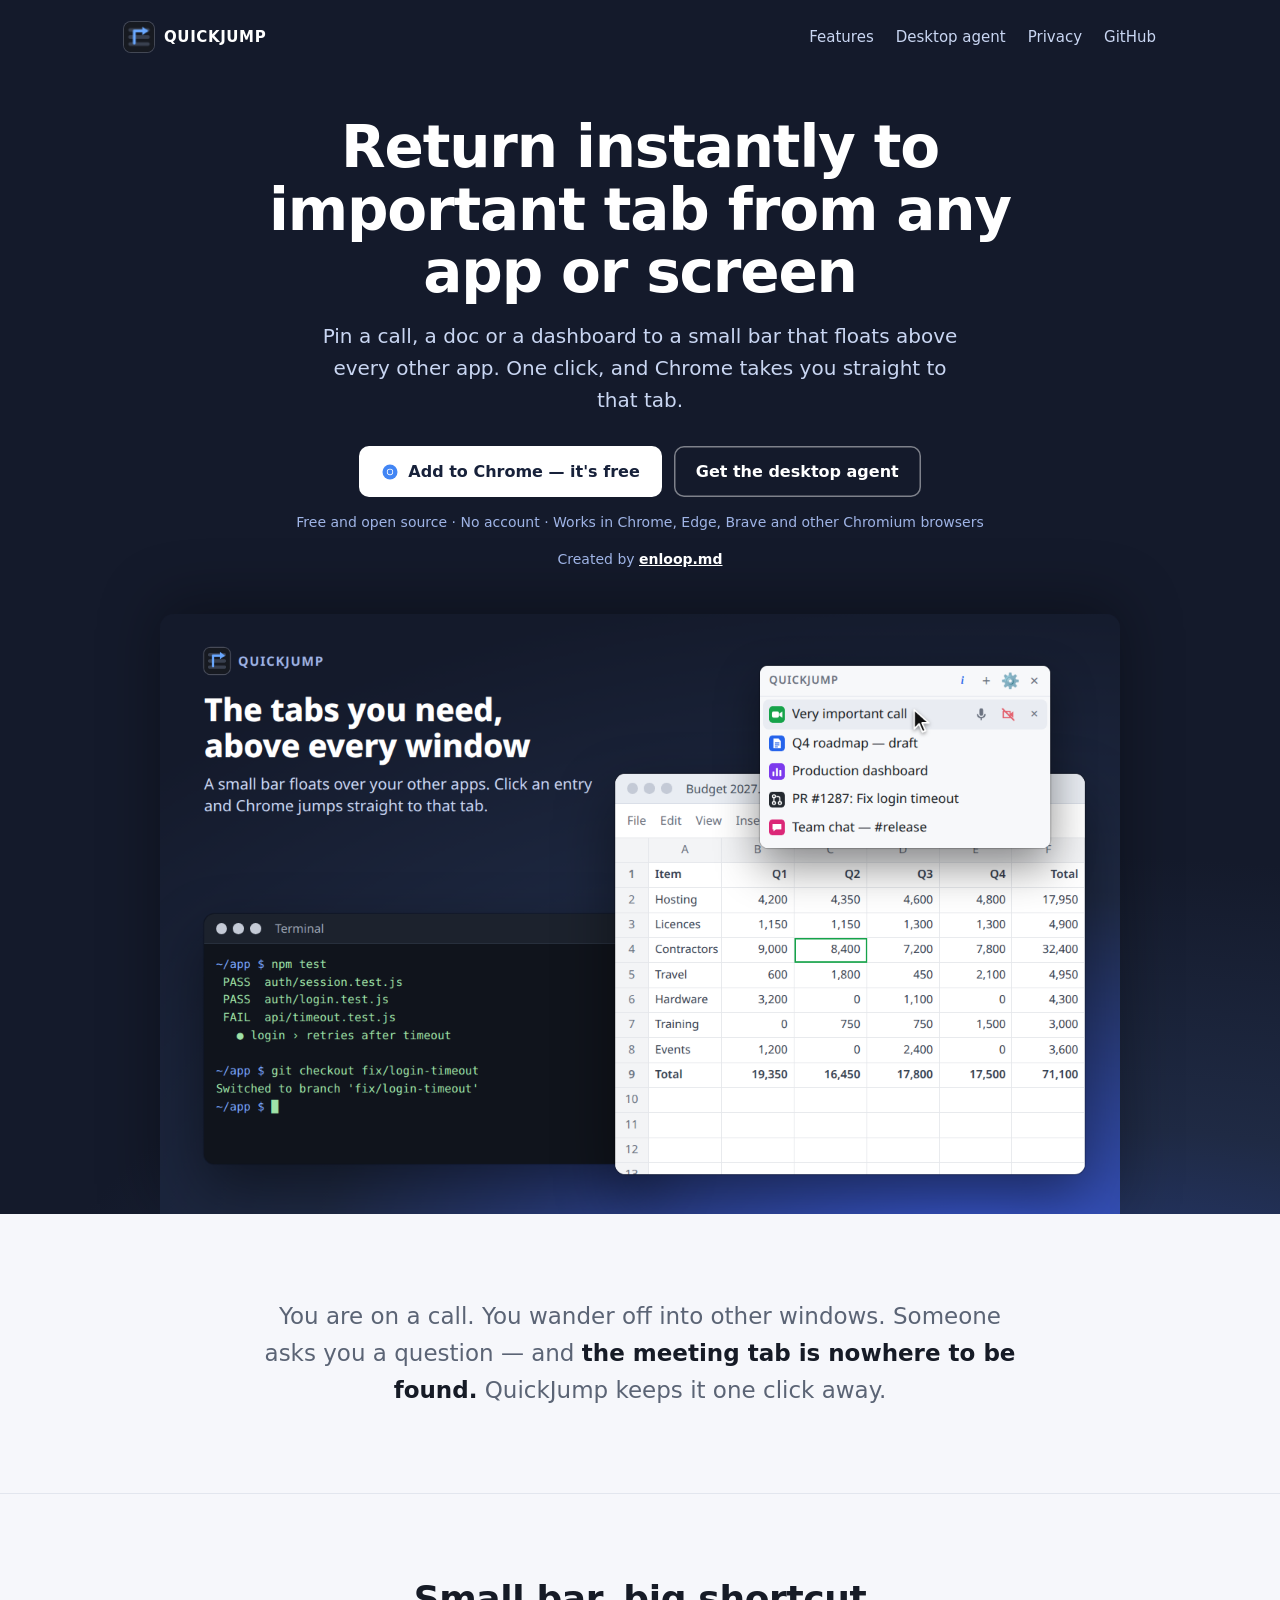
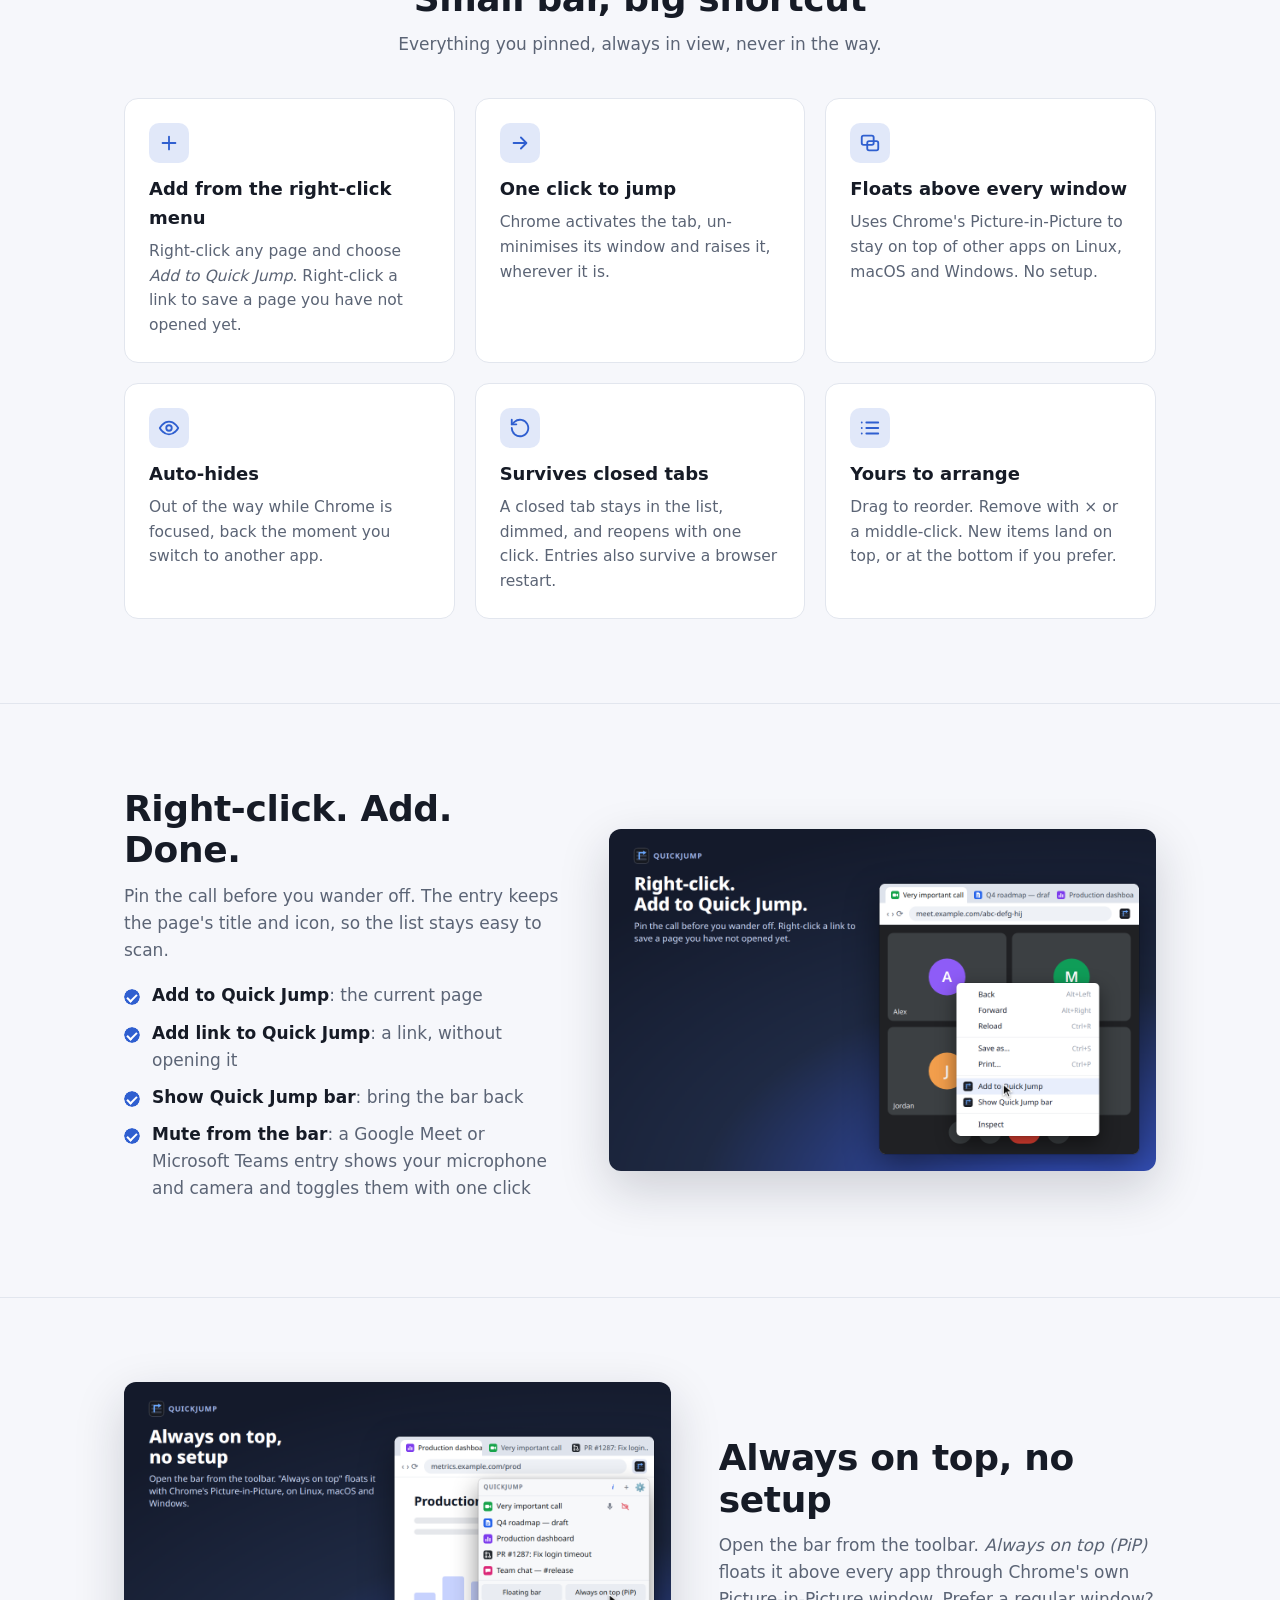
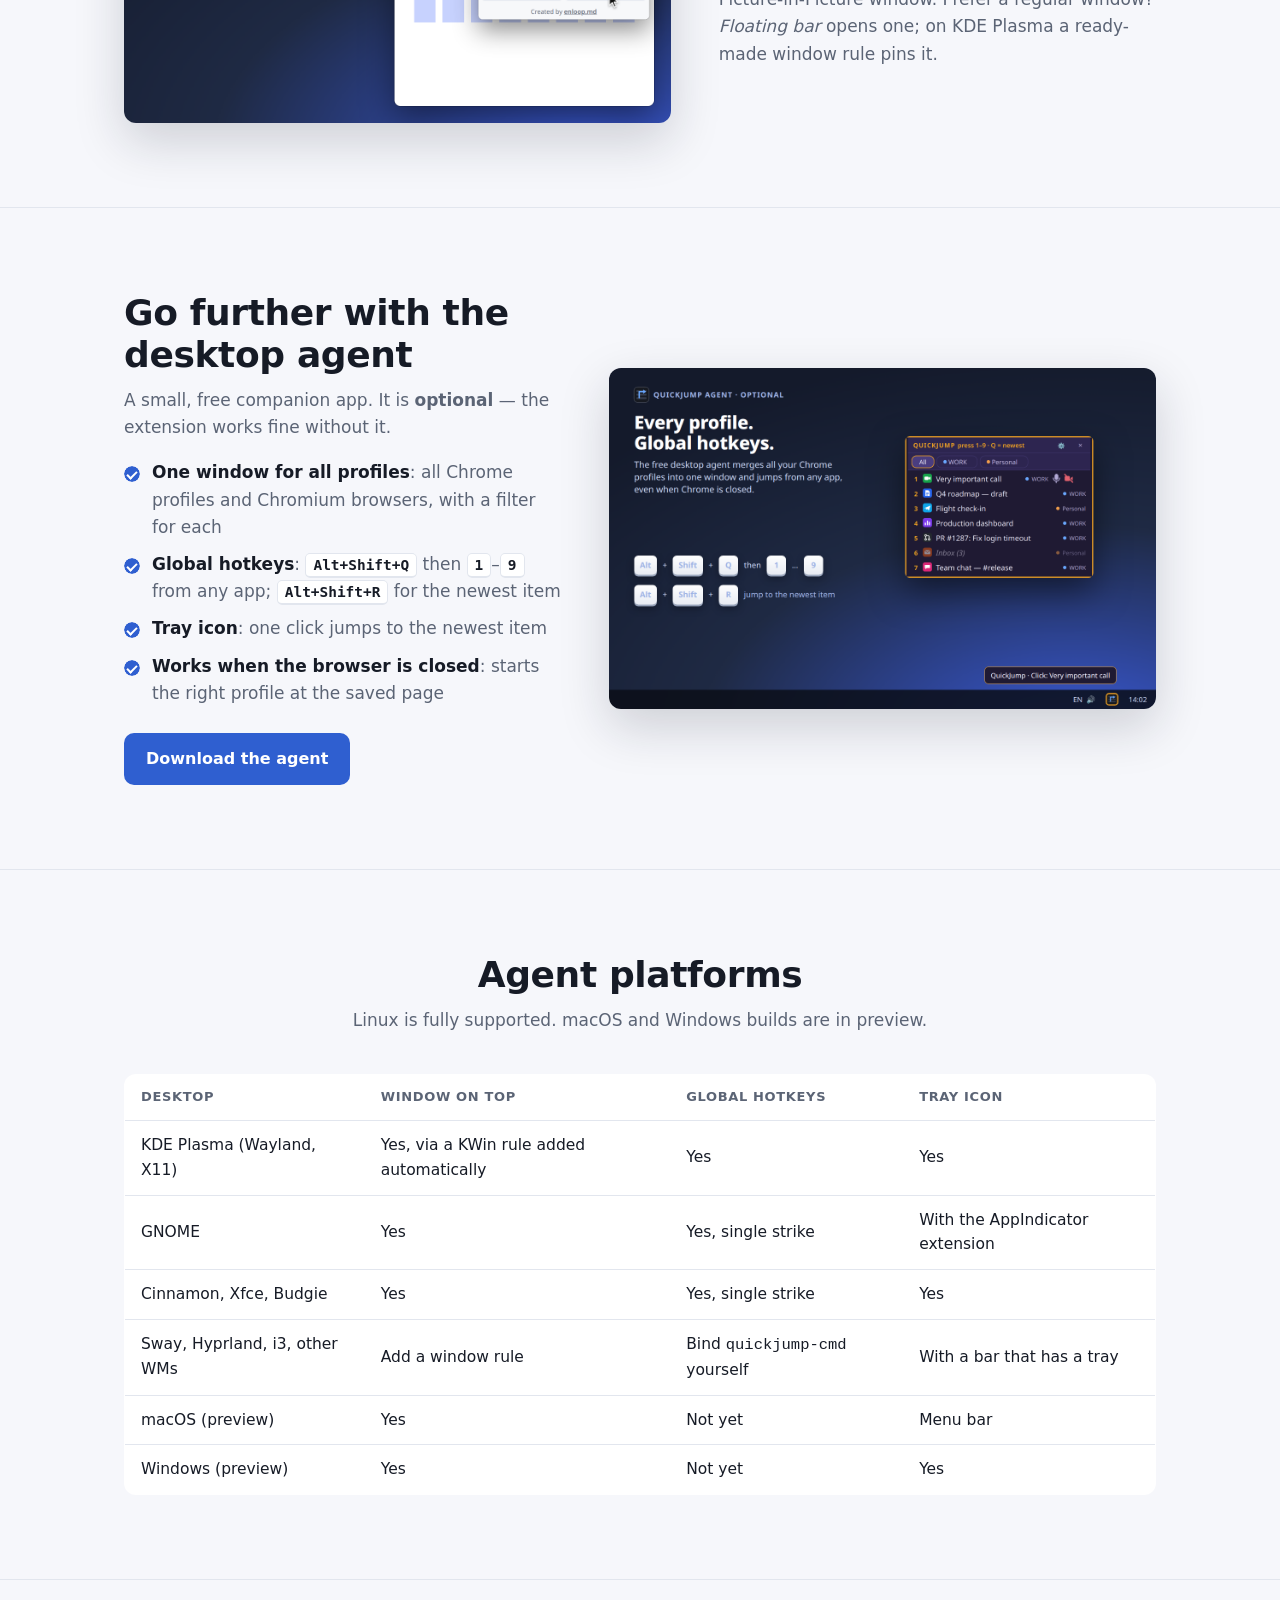
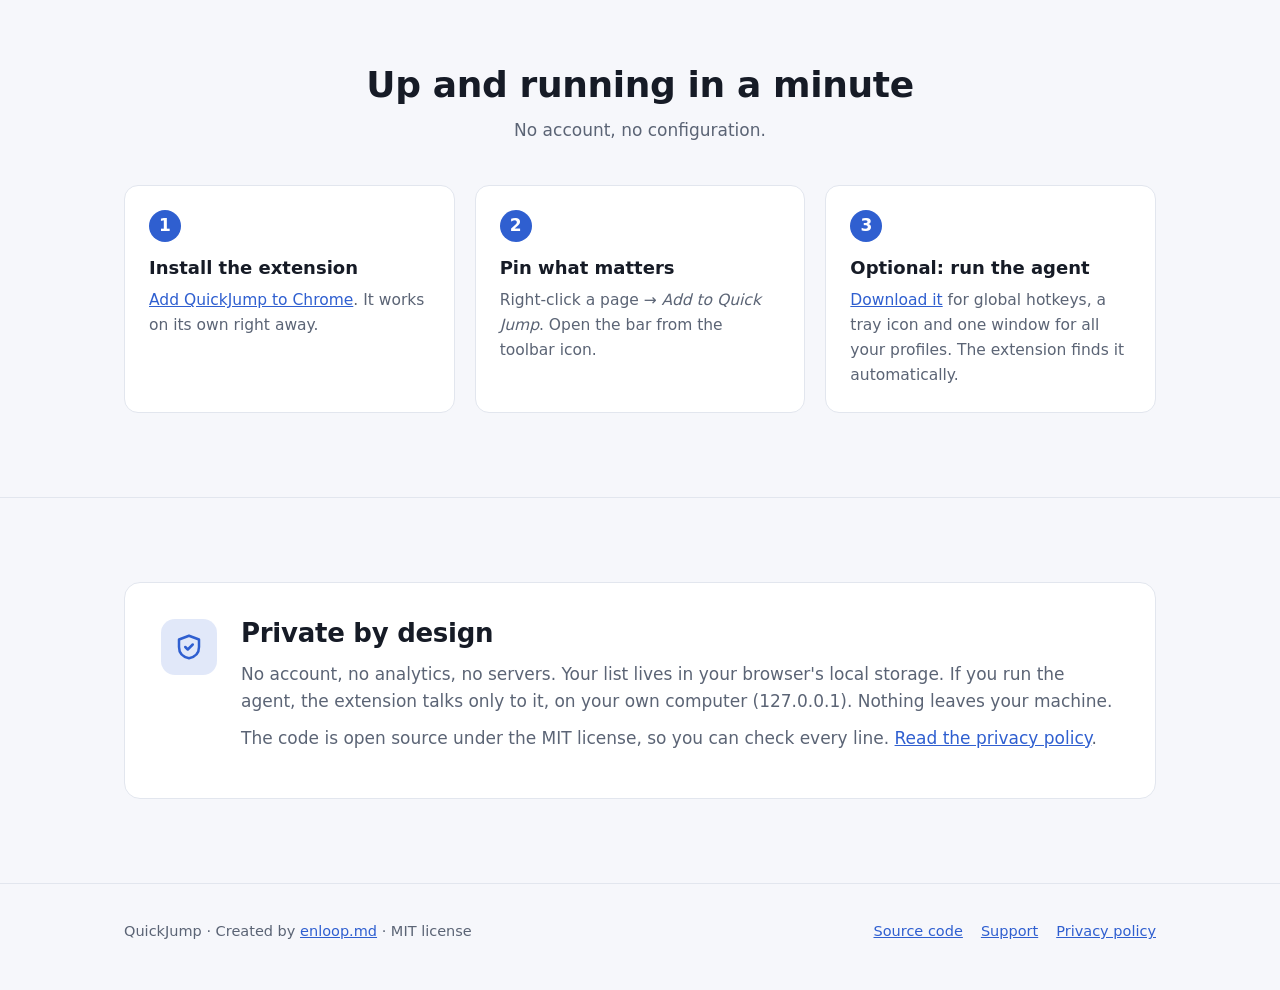
<file: site/index.html>
<!doctype html>
<html lang="en">
<head>
  <meta charset="utf-8">
  <meta name="viewport" content="width=device-width, initial-scale=1">
  <title>QuickJump – Return instantly to important tab from any app or screen</title>
  <meta name="description" content="Pin tabs to an always-on-top floating bar and jump back to them with one click. A free, open-source Chrome extension with an optional desktop agent.">
  <meta property="og:title" content="QuickJump">
  <meta property="og:description" content="Pin tabs to an always-on-top floating bar and jump back to them with one click.">
  <meta property="og:image" content="img/1-floating-bar.png">
  <link rel="icon" href="img/icon-32.png">
  <style>
    :root {
      --bg: #f6f7fb;
      --surface: #ffffff;
      --fg: #161b26;
      --muted: #5b6475;
      --line: #e2e6ee;
      --accent: #2f5fd0;
      --accent-fg: #ffffff;
      --hero-from: #141a2b;
      --hero-to: #2c4699;
      --shadow: 0 18px 50px rgba(20, 26, 43, 0.18);
    }
    @media (prefers-color-scheme: dark) {
      :root {
        --bg: #0f131c;
        --surface: #171c27;
        --fg: #e8ebf2;
        --muted: #9aa3b5;
        --line: #262d3b;
        --accent: #6f9bff;
        --accent-fg: #0b1020;
        --shadow: 0 18px 50px rgba(0, 0, 0, 0.5);
      }
    }
    * { box-sizing: border-box; }
    html { scroll-behavior: smooth; }
    body {
      margin: 0;
      background: var(--bg);
      color: var(--fg);
      font: 17px/1.6 "Noto Sans", system-ui, -apple-system, "Segoe UI", Roboto, sans-serif;
    }
    a { color: var(--accent); }
    img { max-width: 100%; height: auto; display: block; }
    .wrap { max-width: 1080px; margin: 0 auto; padding: 0 24px; }

    /* Hero */
    .hero {
      color: #fff;
      background: radial-gradient(1100px 600px at 85% 120%, var(--hero-to) 0%, #1f2a44 55%, var(--hero-from) 100%);
      padding: 22px 0 0;
      overflow: hidden;
    }
    nav { display: flex; align-items: center; gap: 22px; font-size: 15px; }
    nav .logo { display: flex; align-items: center; gap: 10px; font-weight: 800; letter-spacing: 0.04em; color: #fff; text-decoration: none; margin-right: auto; }
    nav .logo img { width: 30px; height: 30px; border-radius: 7px; box-shadow: 0 0 0 1px rgba(255,255,255,.2); }
    nav a { color: #c9d6f2; text-decoration: none; }
    nav a:hover { color: #fff; }
    .hero-body { text-align: center; padding: 64px 0 44px; }
    .hero h1 { margin: 0 auto 16px; max-width: 760px; font-size: clamp(34px, 6vw, 58px); line-height: 1.08; letter-spacing: -0.02em; }
    .hero p.lead { margin: 0 auto 30px; max-width: 640px; font-size: clamp(17px, 2.2vw, 20px); color: #c9d6f2; }
    .cta { display: flex; flex-wrap: wrap; gap: 12px; justify-content: center; }
    .btn {
      display: inline-flex; align-items: center; gap: 9px;
      padding: 13px 22px; border-radius: 10px;
      font-weight: 700; font-size: 16px; text-decoration: none;
    }
    .btn.primary { background: #fff; color: #17213a; }
    .btn.primary:hover { background: #e7edfb; }
    .btn.ghost { color: #fff; box-shadow: inset 0 0 0 1.5px rgba(255,255,255,.45); }
    .btn.ghost:hover { background: rgba(255,255,255,.08); }
    .btn svg { width: 18px; height: 18px; }
    .note { margin-top: 14px; font-size: 14px; color: #9fb4e6; }
    .note a { color: #fff; font-weight: 700; }
    .hero-shot { margin: 0 auto; width: 100%; max-width: 960px; border-radius: 14px 14px 0 0; box-shadow: 0 -10px 60px rgba(0,0,0,.35); }

    /* Sections */
    section { padding: 84px 0; }
    section + section { border-top: 1px solid var(--line); }
    h2 { margin: 0 0 12px; font-size: clamp(26px, 3.6vw, 36px); line-height: 1.15; letter-spacing: -0.01em; }
    .sub { margin: 0 0 40px; color: var(--muted); max-width: 660px; }
    .center { text-align: center; }
    .center .sub { margin-left: auto; margin-right: auto; }

    .problem { font-size: clamp(19px, 2.4vw, 23px); max-width: 760px; margin: 0 auto; text-align: center; color: var(--muted); }
    .problem strong { color: var(--fg); }

    .features { display: grid; grid-template-columns: repeat(3, 1fr); gap: 20px; }
    .card { background: var(--surface); border: 1px solid var(--line); border-radius: 14px; padding: 24px; }
    .card h3 { margin: 12px 0 6px; font-size: 18px; }
    .card p { margin: 0; color: var(--muted); font-size: 15.5px; }
    .icon { width: 40px; height: 40px; border-radius: 10px; display: grid; place-items: center; background: color-mix(in srgb, var(--accent) 14%, transparent); color: var(--accent); }
    .icon svg { width: 22px; height: 22px; }

    .split { display: grid; grid-template-columns: 1fr 1.25fr; gap: 48px; align-items: center; }
    .split.flip { grid-template-columns: 1.25fr 1fr; }
    .split.flip .text { order: 2; }
    .shot { border-radius: 12px; box-shadow: var(--shadow); }
    ul.ticks { list-style: none; padding: 0; margin: 18px 0 0; }
    ul.ticks li { position: relative; padding-left: 28px; margin: 10px 0; color: var(--muted); }
    ul.ticks li strong { color: var(--fg); }
    ul.ticks li::before { content: ""; position: absolute; left: 0; top: 7px; width: 16px; height: 16px; border-radius: 50%; background: var(--accent); -webkit-mask: url("data:image/svg+xml,%3Csvg xmlns='http://www.w3.org/2000/svg' viewBox='0 0 16 16'%3E%3Ccircle cx='8' cy='8' r='8'/%3E%3C/svg%3E"); }
    ul.ticks li::after { content: ""; position: absolute; left: 5px; top: 10px; width: 4px; height: 8px; border: solid var(--surface); border-width: 0 2px 2px 0; transform: rotate(45deg); }
    kbd { font: 600 0.85em/1 "DejaVu Sans Mono", ui-monospace, monospace; padding: 3px 7px; border-radius: 5px; border: 1px solid var(--line); border-bottom-width: 2px; background: var(--surface); color: var(--fg); white-space: nowrap; }

    .steps { display: grid; grid-template-columns: repeat(3, 1fr); gap: 20px; counter-reset: step; }
    .step { background: var(--surface); border: 1px solid var(--line); border-radius: 14px; padding: 24px; }
    .step::before { counter-increment: step; content: counter(step); display: grid; place-items: center; width: 32px; height: 32px; border-radius: 50%; background: var(--accent); color: var(--accent-fg); font-weight: 800; margin-bottom: 12px; }
    .step h3 { margin: 0 0 6px; font-size: 18px; }
    .step p { margin: 0; color: var(--muted); font-size: 15.5px; }

    table { width: 100%; border-collapse: collapse; font-size: 15.5px; background: var(--surface); border: 1px solid var(--line); border-radius: 12px; overflow: hidden; }
    th, td { text-align: left; padding: 12px 16px; border-bottom: 1px solid var(--line); }
    th { font-size: 13px; text-transform: uppercase; letter-spacing: 0.05em; color: var(--muted); }
    tr:last-child td { border-bottom: 0; }

    .privacy { background: var(--surface); border: 1px solid var(--line); border-radius: 16px; padding: 36px; display: grid; grid-template-columns: auto 1fr; gap: 24px; align-items: start; }
    .privacy .icon { width: 56px; height: 56px; border-radius: 14px; }
    .privacy .icon svg { width: 30px; height: 30px; }
    .privacy h2 { font-size: 26px; }
    .privacy p { margin: 0 0 10px; color: var(--muted); }

    footer { padding: 36px 0 48px; color: var(--muted); font-size: 14.5px; border-top: 1px solid var(--line); }
    footer .wrap { display: flex; flex-wrap: wrap; gap: 18px; align-items: center; }
    footer .grow { margin-right: auto; }

    @media (max-width: 860px) {
      .features, .steps { grid-template-columns: 1fr; }
      .split, .split.flip { grid-template-columns: 1fr; gap: 28px; }
      .split.flip .text { order: 0; }
      nav a:not(.logo) { display: none; }
      section { padding: 60px 0; }
      .privacy { grid-template-columns: 1fr; padding: 24px; }
      .wrap { padding: 0 16px; }
      .table-scroll { overflow-x: auto; }
    }
  </style>
</head>
<body>

<header class="hero">
  <div class="wrap">
    <nav>
      <a class="logo" href="#"><img src="img/icon-128.png" alt="">QUICKJUMP</a>
      <a href="#features">Features</a>
      <a href="#agent">Desktop agent</a>
      <a href="#privacy">Privacy</a>
      <a href="https://github.com/enloop-md/quickjump">GitHub</a>
    </nav>
    <div class="hero-body">
      <h1>Return instantly to important tab from any app or screen</h1>
      <p class="lead">Pin a call, a doc or a dashboard to a small bar that floats above every other app. One click, and Chrome takes you straight to that tab.</p>
      <div class="cta">
        <a class="btn primary" id="store-link" href="https://chromewebstore.google.com/detail/ghjpaalofbdajafokhaecblmmaeidhep">
          <svg viewBox="0 0 24 24" aria-hidden="true"><circle cx="12" cy="12" r="10" fill="#4285f4"/><circle cx="12" cy="12" r="4.2" fill="#fff"/><circle cx="12" cy="12" r="3.2" fill="#4285f4"/></svg>
          Add to Chrome — it's free
        </a>
        <a class="btn ghost" href="#agent">Get the desktop agent</a>
      </div>
      <div class="note">Free and open source · No account · Works in Chrome, Edge, Brave and other Chromium browsers</div>
      <div class="note">Created by <a href="https://enloop.md">enloop.md</a></div>
    </div>
    <img class="hero-shot" src="img/1-floating-bar.png" width="1280" height="800" alt="The QuickJump bar floating above a spreadsheet and a terminal, listing a call, a roadmap doc, a dashboard, a pull request and a team chat">
  </div>
</header>

<main>
  <section>
    <div class="wrap">
      <p class="problem">You are on a call. You wander off into other windows. Someone asks you a question — and <strong>the meeting tab is nowhere to be found.</strong> QuickJump keeps it one click away.</p>
    </div>
  </section>

  <section id="features">
    <div class="wrap">
      <div class="center">
        <h2>Small bar, big shortcut</h2>
        <p class="sub">Everything you pinned, always in view, never in the way.</p>
      </div>
      <div class="features">
        <div class="card">
          <div class="icon"><svg viewBox="0 0 24 24" fill="none" stroke="currentColor" stroke-width="2" stroke-linecap="round" stroke-linejoin="round"><path d="M12 5v14M5 12h14"/></svg></div>
          <h3>Add from the right-click menu</h3>
          <p>Right-click any page and choose <em>Add to Quick Jump</em>. Right-click a link to save a page you have not opened yet.</p>
        </div>
        <div class="card">
          <div class="icon"><svg viewBox="0 0 24 24" fill="none" stroke="currentColor" stroke-width="2" stroke-linecap="round" stroke-linejoin="round"><path d="M5 12h12M13 6l6 6-6 6"/></svg></div>
          <h3>One click to jump</h3>
          <p>Chrome activates the tab, un-minimises its window and raises it, wherever it is.</p>
        </div>
        <div class="card">
          <div class="icon"><svg viewBox="0 0 24 24" fill="none" stroke="currentColor" stroke-width="2" stroke-linecap="round" stroke-linejoin="round"><rect x="3" y="4" width="13" height="10" rx="2"/><rect x="9" y="10" width="12" height="10" rx="2"/></svg></div>
          <h3>Floats above every window</h3>
          <p>Uses Chrome's Picture-in-Picture to stay on top of other apps on Linux, macOS and Windows. No setup.</p>
        </div>
        <div class="card">
          <div class="icon"><svg viewBox="0 0 24 24" fill="none" stroke="currentColor" stroke-width="2" stroke-linecap="round" stroke-linejoin="round"><path d="M2 12s3.5-7 10-7 10 7 10 7-3.5 7-10 7S2 12 2 12z"/><circle cx="12" cy="12" r="3"/></svg></div>
          <h3>Auto-hides</h3>
          <p>Out of the way while Chrome is focused, back the moment you switch to another app.</p>
        </div>
        <div class="card">
          <div class="icon"><svg viewBox="0 0 24 24" fill="none" stroke="currentColor" stroke-width="2" stroke-linecap="round" stroke-linejoin="round"><path d="M3 12a9 9 0 1 0 3-6.7L3 8"/><path d="M3 3v5h5"/></svg></div>
          <h3>Survives closed tabs</h3>
          <p>A closed tab stays in the list, dimmed, and reopens with one click. Entries also survive a browser restart.</p>
        </div>
        <div class="card">
          <div class="icon"><svg viewBox="0 0 24 24" fill="none" stroke="currentColor" stroke-width="2" stroke-linecap="round" stroke-linejoin="round"><path d="M8 6h13M8 12h13M8 18h13M3 6h.01M3 12h.01M3 18h.01"/></svg></div>
          <h3>Yours to arrange</h3>
          <p>Drag to reorder. Remove with × or a middle-click. New items land on top, or at the bottom if you prefer.</p>
        </div>
      </div>
    </div>
  </section>

  <section>
    <div class="wrap split">
      <div class="text">
        <h2>Right-click. Add. Done.</h2>
        <p class="sub" style="margin-bottom:0">Pin the call before you wander off. The entry keeps the page's title and icon, so the list stays easy to scan.</p>
        <ul class="ticks">
          <li><strong>Add to Quick Jump</strong>: the current page</li>
          <li><strong>Add link to Quick Jump</strong>: a link, without opening it</li>
          <li><strong>Show Quick Jump bar</strong>: bring the bar back</li>
          <li><strong>Mute from the bar</strong>: a Google Meet or Microsoft Teams entry shows your microphone and camera and toggles them with one click</li>
        </ul>
      </div>
      <img class="shot" src="img/2-add-from-menu.png" width="1280" height="800" loading="lazy" alt="The right-click menu on a video call page with Add to Quick Jump highlighted">
    </div>
  </section>

  <section>
    <div class="wrap split flip">
      <div class="text">
        <h2>Always on top, no setup</h2>
        <p class="sub" style="margin-bottom:0">Open the bar from the toolbar. <em>Always on top (PiP)</em> floats it above every app through Chrome's own Picture-in-Picture window. Prefer a regular window? <em>Floating bar</em> opens one; on KDE Plasma a ready-made window rule pins it.</p>
      </div>
      <img class="shot" src="img/4-popup.png" width="1280" height="800" loading="lazy" alt="The QuickJump toolbar popup with the list and the Floating bar and Always on top buttons">
    </div>
  </section>

  <section id="agent">
    <div class="wrap split">
      <div class="text">
        <h2>Go further with the desktop agent</h2>
        <p class="sub" style="margin-bottom:0">A small, free companion app. It is <strong>optional</strong> — the extension works fine without it.</p>
        <ul class="ticks">
          <li><strong>One window for all profiles</strong>: all Chrome profiles and Chromium browsers, with a filter for each</li>
          <li><strong>Global hotkeys</strong>: <kbd>Alt+Shift+Q</kbd> then <kbd>1</kbd>–<kbd>9</kbd> from any app; <kbd>Alt+Shift+R</kbd> for the newest item</li>
          <li><strong>Tray icon</strong>: one click jumps to the newest item</li>
          <li><strong>Works when the browser is closed</strong>: starts the right profile at the saved page</li>
        </ul>
        <div class="cta" style="justify-content:flex-start;margin-top:26px">
          <a class="btn primary" style="background:var(--accent);color:var(--accent-fg)" href="https://github.com/enloop-md/quickjump/releases">Download the agent</a>
        </div>
      </div>
      <img class="shot" src="img/3-agent.png" width="1280" height="800" loading="lazy" alt="The QuickJump agent window listing items from the WORK and Personal profiles, with hotkeys">
    </div>
  </section>

  <section>
    <div class="wrap">
      <div class="center">
        <h2>Agent platforms</h2>
        <p class="sub">Linux is fully supported. macOS and Windows builds are in preview.</p>
      </div>
      <div class="table-scroll">
        <table>
          <tr><th>Desktop</th><th>Window on top</th><th>Global hotkeys</th><th>Tray icon</th></tr>
          <tr><td>KDE Plasma (Wayland, X11)</td><td>Yes, via a KWin rule added automatically</td><td>Yes</td><td>Yes</td></tr>
          <tr><td>GNOME</td><td>Yes</td><td>Yes, single strike</td><td>With the AppIndicator extension</td></tr>
          <tr><td>Cinnamon, Xfce, Budgie</td><td>Yes</td><td>Yes, single strike</td><td>Yes</td></tr>
          <tr><td>Sway, Hyprland, i3, other WMs</td><td>Add a window rule</td><td>Bind <code>quickjump-cmd</code> yourself</td><td>With a bar that has a tray</td></tr>
          <tr><td>macOS (preview)</td><td>Yes</td><td>Not yet</td><td>Menu bar</td></tr>
          <tr><td>Windows (preview)</td><td>Yes</td><td>Not yet</td><td>Yes</td></tr>
        </table>
      </div>
    </div>
  </section>

  <section>
    <div class="wrap">
      <div class="center">
        <h2>Up and running in a minute</h2>
        <p class="sub">No account, no configuration.</p>
      </div>
      <div class="steps">
        <div class="step"><h3>Install the extension</h3><p><a href="https://chromewebstore.google.com/detail/ghjpaalofbdajafokhaecblmmaeidhep">Add QuickJump to Chrome</a>. It works on its own right away.</p></div>
        <div class="step"><h3>Pin what matters</h3><p>Right-click a page → <em>Add to Quick Jump</em>. Open the bar from the toolbar icon.</p></div>
        <div class="step"><h3>Optional: run the agent</h3><p><a href="https://github.com/enloop-md/quickjump/releases">Download it</a> for global hotkeys, a tray icon and one window for all your profiles. The extension finds it automatically.</p></div>
      </div>
    </div>
  </section>

  <section id="privacy">
    <div class="wrap">
      <div class="privacy">
        <div class="icon"><svg viewBox="0 0 24 24" fill="none" stroke="currentColor" stroke-width="2" stroke-linecap="round" stroke-linejoin="round"><path d="M12 3l8 3v6c0 5-3.5 8-8 9-4.5-1-8-4-8-9V6z"/><path d="M9 12l2 2 4-4"/></svg></div>
        <div>
          <h2>Private by design</h2>
          <p>No account, no analytics, no servers. Your list lives in your browser's local storage. If you run the agent, the extension talks only to it, on your own computer (127.0.0.1). Nothing leaves your machine.</p>
          <p>The code is open source under the MIT license, so you can check every line. <a href="https://github.com/enloop-md/quickjump/blob/main/PRIVACY.md">Read the privacy policy</a>.</p>
        </div>
      </div>
    </div>
  </section>
</main>

<footer>
  <div class="wrap">
    <span class="grow">QuickJump · Created by <a href="https://enloop.md">enloop.md</a> · MIT license</span>
    <a href="https://github.com/enloop-md/quickjump">Source code</a>
    <a href="https://github.com/enloop-md/quickjump/issues">Support</a>
    <a href="https://github.com/enloop-md/quickjump/blob/main/PRIVACY.md">Privacy policy</a>
  </div>
</footer>

</body>
</html>
</file>
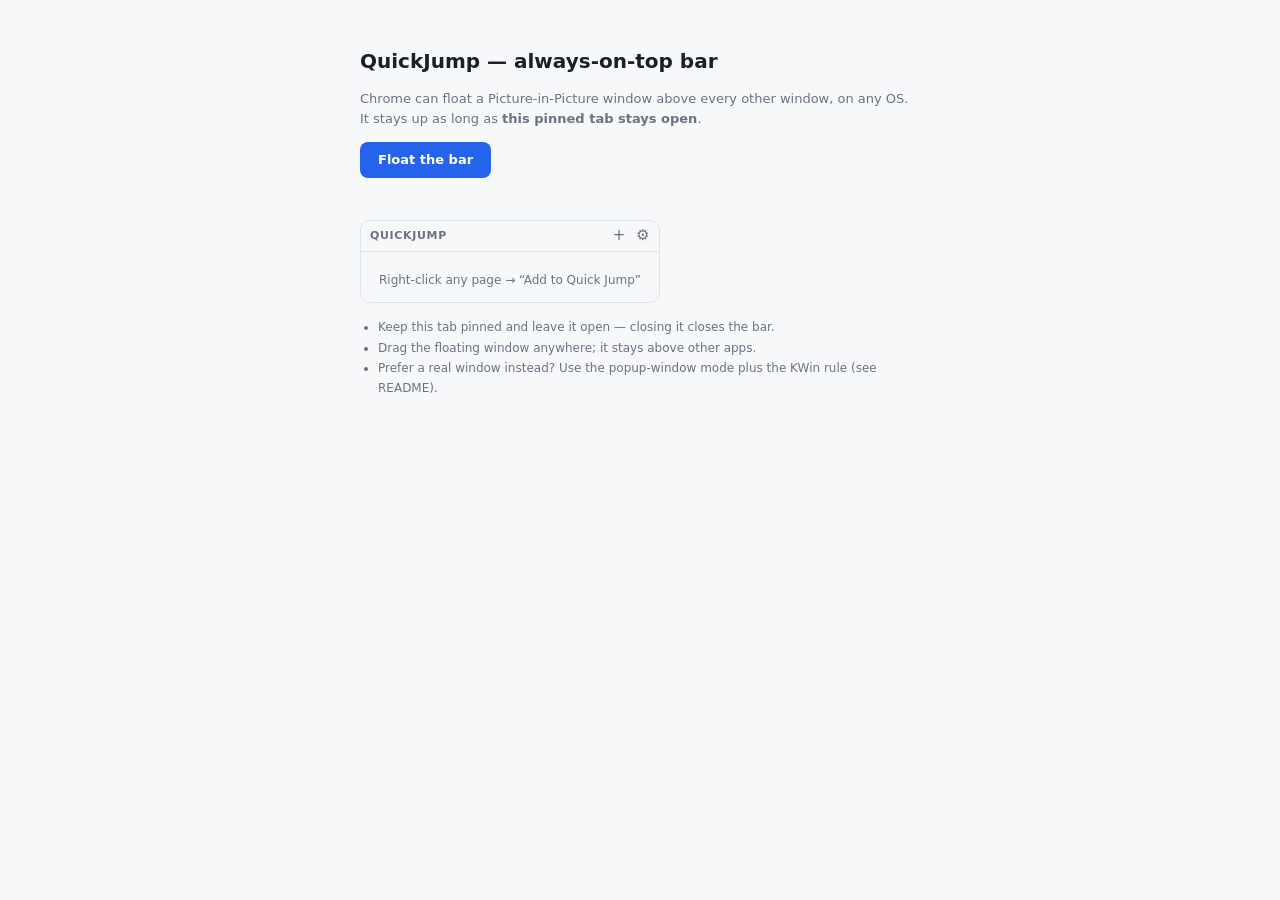
<file: hub/hub.html>
<!doctype html>
<html lang="en">
  <head>
    <meta charset="utf-8" />
    <!-- Deliberately not "QuickJump Bar" — see the note in overlay/overlay.html. -->
    <title>QuickJump Hub</title>
    <!-- data-qj-shared marks stylesheets that get cloned into the PiP window. -->
    <link rel="stylesheet" href="../overlay/overlay.css" data-qj-shared />
    <link rel="stylesheet" href="hub.css" />
  </head>
  <body class="qj-hub">
    <main class="hub-card">
      <h1>QuickJump — always-on-top bar</h1>
      <p class="hub-lead">
        Chrome can float a Picture-in-Picture window above every other window, on
        any OS. It stays up as long as <strong>this pinned tab stays open</strong>.
      </p>

      <button id="start" class="hub-start" type="button">Float the bar</button>
      <p id="status" class="hub-status" role="status"></p>

      <div id="holder" class="hub-holder">
        <div id="root"></div>
      </div>

      <ul class="hub-tips">
        <li>Keep this tab pinned and leave it open — closing it closes the bar.</li>
        <li>Drag the floating window anywhere; it stays above other apps.</li>
        <li>Prefer a real window instead? Use the popup-window mode plus the KWin rule (see README).</li>
      </ul>
    </main>
    <script type="module" src="hub.js"></script>
  </body>
</html>
</file>
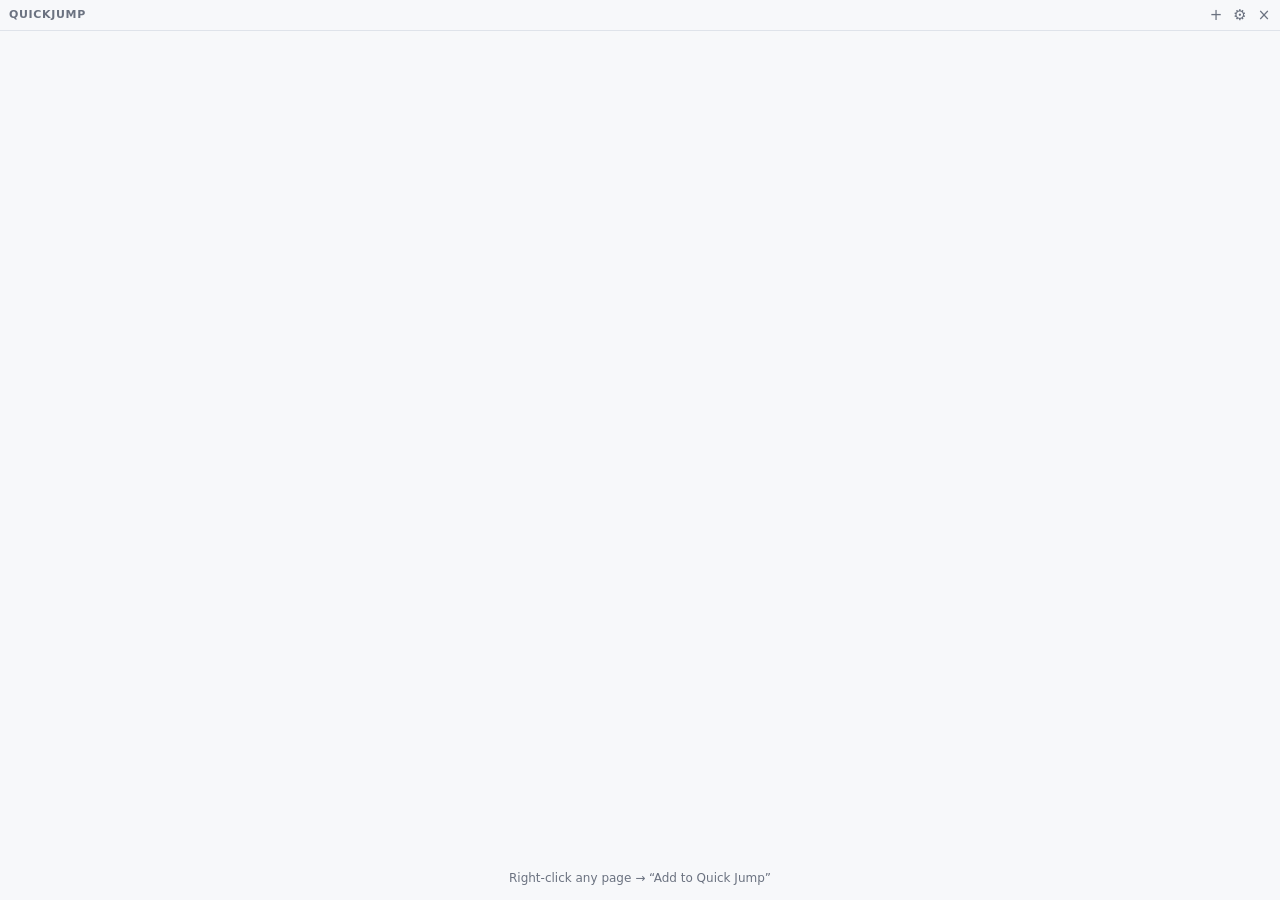
<file: overlay/overlay.html>
<!doctype html>
<html lang="en">
  <head>
    <meta charset="utf-8" />
    <!--
      The KWin rule in kde/ matches windows whose title contains "QuickJump Bar".
      It has to be distinct from the hub page's title: a normal browser window
      showing the hub is captioned "QuickJump Hub - Google Chrome", and must not
      get pinned always-on-top by the rule. Keep these two titles in sync with
      kde/install-kwin-rules.sh.
    -->
    <title>QuickJump Bar</title>
    <link rel="stylesheet" href="overlay.css" />
  </head>
  <body class="qj-standalone">
    <div id="root"></div>
    <script type="module" src="standalone.js"></script>
  </body>
</html>
</file>
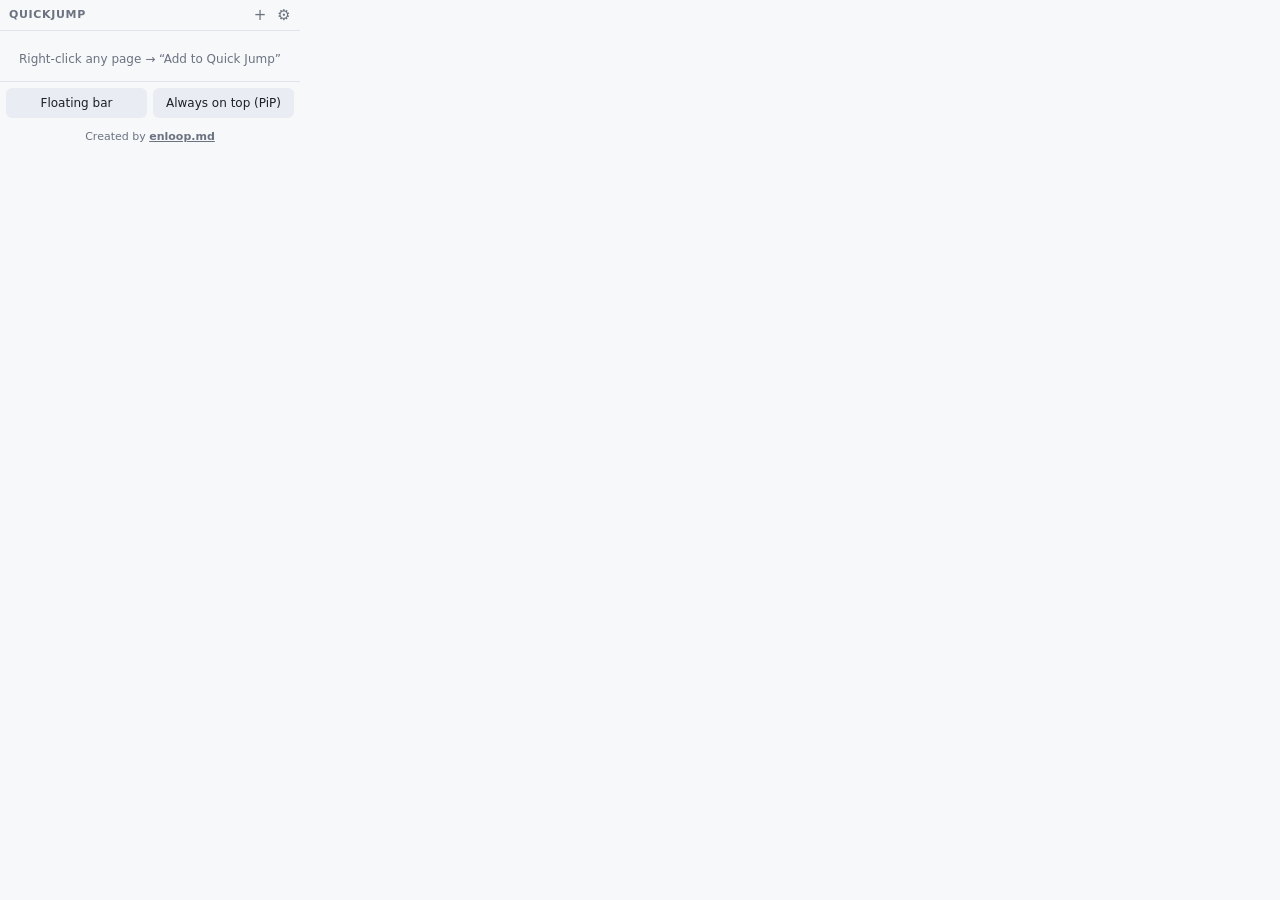
<file: popup/popup.html>
<!doctype html>
<html lang="en">
  <head>
    <meta charset="utf-8" />
    <title>QuickJump</title>
    <link rel="stylesheet" href="../overlay/overlay.css" />
    <link rel="stylesheet" href="popup.css" />
  </head>
  <body class="qj-popup">
    <div id="root"></div>
    <div class="pop-actions">
      <button type="button" id="barBtn" data-msg="toggle-overlay">Floating bar</button>
      <button type="button" id="pipBtn" data-msg="open-hub">Always on top (PiP)</button>
    </div>
    <div class="qj-credit">Created by <a href="https://enloop.md" target="_blank" rel="noopener">enloop.md</a></div>
    <script type="module" src="popup.js"></script>
  </body>
</html>
</file>
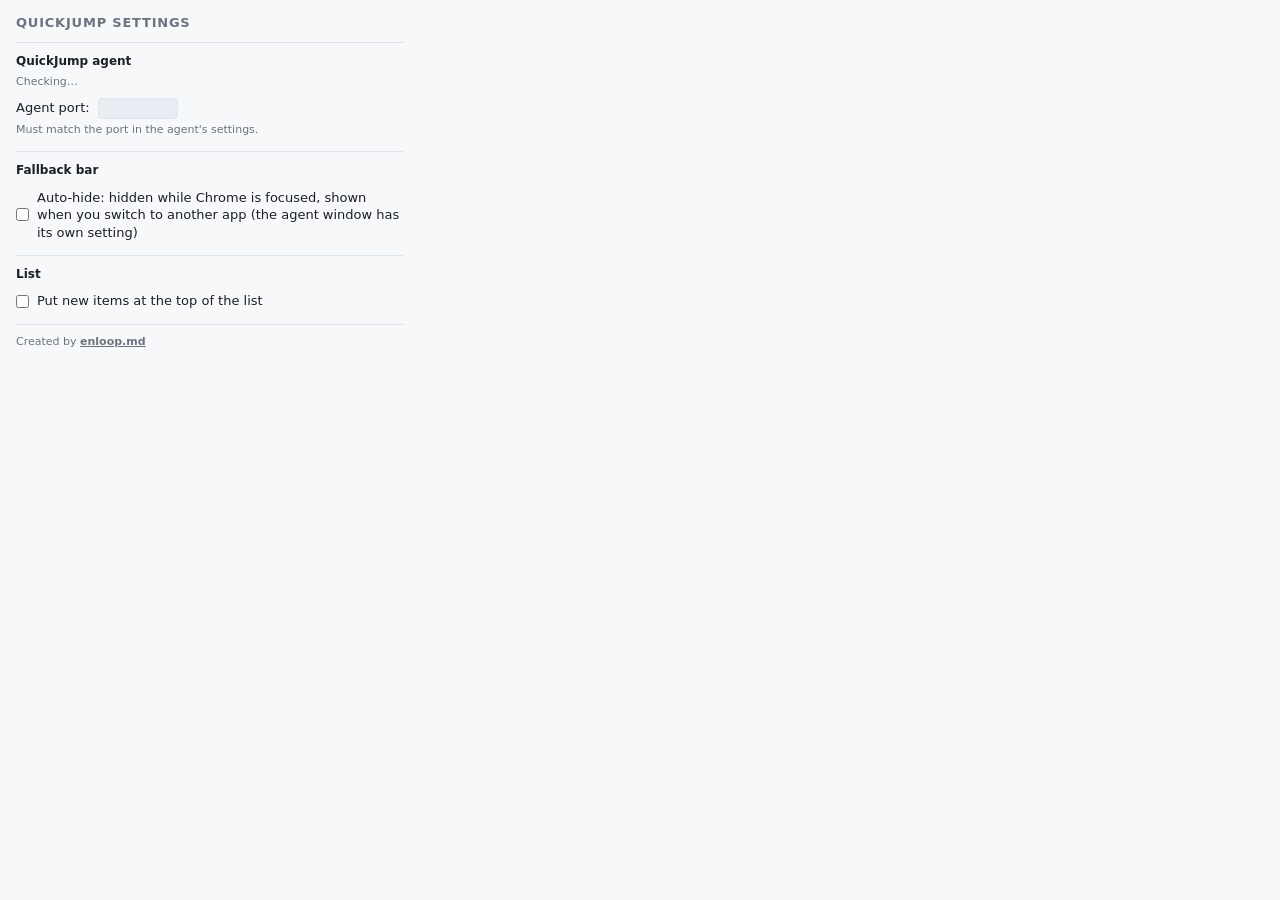
<file: settings/settings.html>
<!doctype html>
<html lang="en">
  <head>
    <meta charset="utf-8" />
    <title>QuickJump settings</title>
    <link rel="stylesheet" href="../overlay/overlay.css" />
    <link rel="stylesheet" href="settings.css" />
  </head>
  <body class="qj-settings">
    <h1>QuickJump settings</h1>

    <section>
      <h2>QuickJump agent</h2>
      <div id="agentAlert" class="set-alert" hidden></div>
      <p id="agentStatus" class="set-status">Checking…</p>
      <label class="set-row">
        <span>Agent port:</span>
        <input type="number" id="agentPort" min="1024" max="65535" />
      </label>
      <p class="set-note">Must match the port in the agent's settings.</p>
    </section>

    <section>
      <h2>Fallback bar</h2>
      <label class="set-row">
        <input type="checkbox" id="autoHide" />
        <span>Auto-hide: hidden while Chrome is focused, shown when you switch
          to another app (the agent window has its own setting)</span>
      </label>
    </section>

    <section>
      <h2>List</h2>
      <label class="set-row">
        <input type="checkbox" id="newItemsOnTop" />
        <span>Put new items at the top of the list</span>
      </label>
    </section>

    <footer class="qj-credit">Created by <a href="https://enloop.md" target="_blank" rel="noopener">enloop.md</a></footer>

    <script type="module" src="settings.js"></script>
  </body>
</html>
</file>
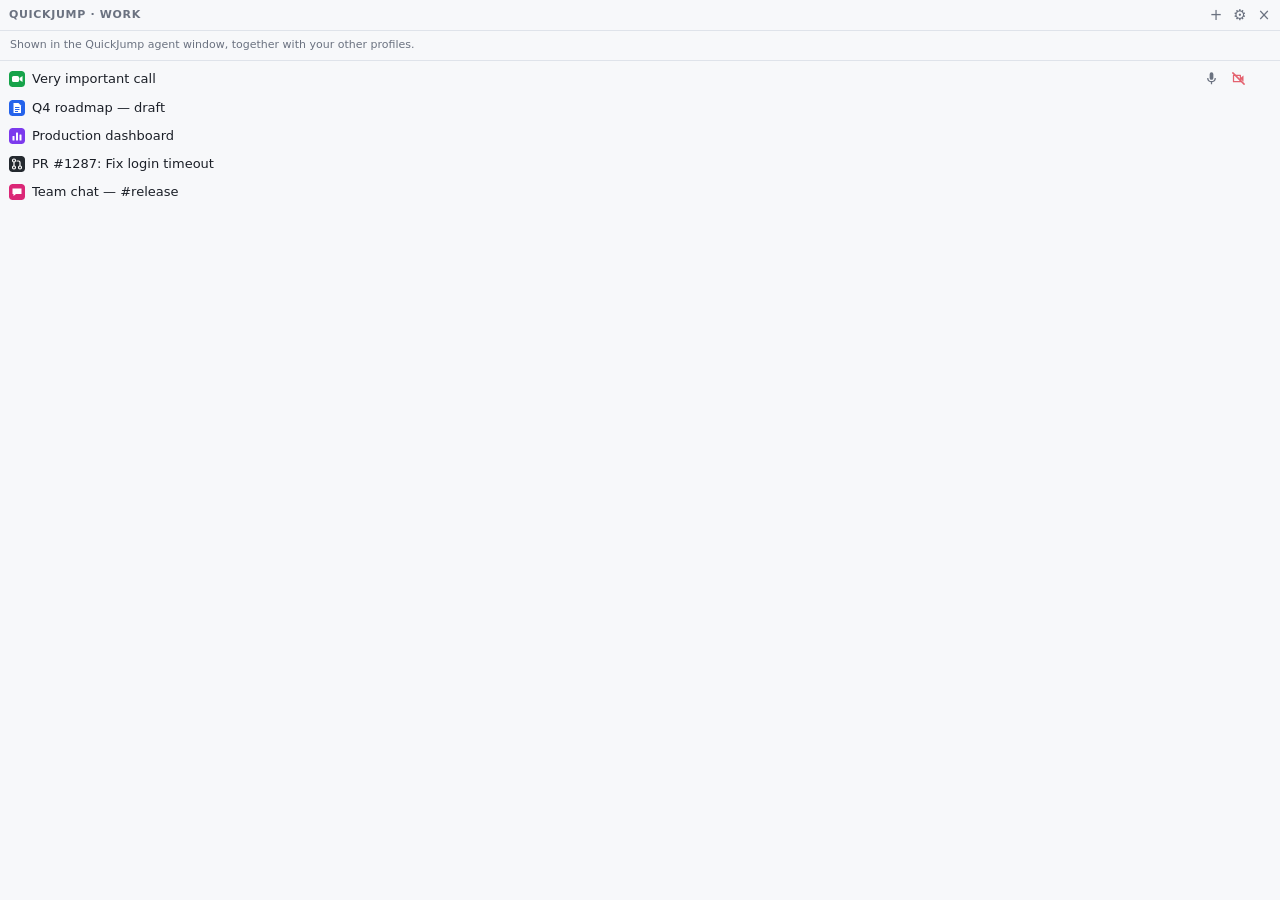
<file: store/screenshots/harness.html>
<!doctype html>
<html lang="en">
  <head>
    <meta charset="utf-8" />
    <title>QuickJump harness</title>
    <!--
      Renders the real extension UI (overlay.js, settings.js and their CSS)
      against a stubbed `chrome` API filled with mock-data.js.

      ?view=bar|popup|settings  which page to render
      ?n=5                      how many mock jumps to show
      ?agent=none|seen|connected
      ?hover=j2                 show that row as hovered
    -->
    <link rel="stylesheet" href="../../overlay/overlay.css" />
    <style>
      /* Stand-in for :hover, which a screenshot cannot trigger. */
      .qj-item.is-hover { background: var(--qj-hover); }
      .qj-item.is-hover .qj-remove { visibility: visible; }
    </style>
  </head>
  <body>
    <div id="root"></div>
    <script type="module">
      import { JUMPS } from './mock-data.js';

      const q = new URLSearchParams(location.search);
      const view = q.get('view') || 'bar';
      const agent = q.get('agent') || 'connected';
      const jumps = JUMPS.slice(0, Number(q.get('n') || 5));

      const local = {
        jumps,
        settings: {},
        agentSeen: agent !== 'none',
        profileName: agent === 'connected' ? 'WORK' : '',
      };
      const session = { agentConnected: agent === 'connected' };
      const area = (data) => ({
        async get(keys) {
          if (keys == null) return { ...data };
          const list = typeof keys === 'string' ? [keys] : Array.isArray(keys) ? keys : Object.keys(keys);
          return Object.fromEntries(list.filter((k) => k in data).map((k) => [k, data[k]]));
        },
        async set() {},
        async remove() {},
      });
      globalThis.chrome = {
        storage: { local: area(local), session: area(session), onChanged: { addListener() {} } },
        runtime: { sendMessage: async () => ({ ok: true }), getURL: (p) => p },
      };

      async function adopt(path) {
        // Pull another extension page's markup and styles into this document.
        const html = await (await fetch(path)).text();
        const doc = new DOMParser().parseFromString(html, 'text/html');
        const base = new URL(path, location.href);
        for (const link of doc.querySelectorAll('link[rel=stylesheet]')) {
          const href = new URL(link.getAttribute('href'), base).href;
          if (!document.querySelector(`link[href="${href}"]`)) {
            const l = document.createElement('link');
            l.rel = 'stylesheet';
            l.href = href;
            document.head.append(l);
            await new Promise((r) => (l.onload = l.onerror = r));
          }
        }
        document.body.className = doc.body.className;
        document.body.replaceChildren(...[...doc.body.children].filter((n) => n.tagName !== 'SCRIPT'));
      }

      if (view === 'settings') {
        await adopt('../../settings/settings.html');
        await import('../../settings/settings.js');
      } else if (view === 'popup') {
        await adopt('../../popup/popup.html');
        await import('../../popup/popup.js');
      } else {
        document.body.className = 'qj-standalone';
        const { mountOverlay } = await import('../../overlay/overlay.js');
        mountOverlay(document.getElementById('root'), { showClose: true });
      }

      await new Promise((r) => setTimeout(r, 100));
      const hover = q.get('hover');
      if (hover) document.querySelector(`.qj-item[data-id="${hover}"]`)?.classList.add('is-hover');
      document.documentElement.dataset.ready = '1';
    </script>
  </body>
</html>
</file>
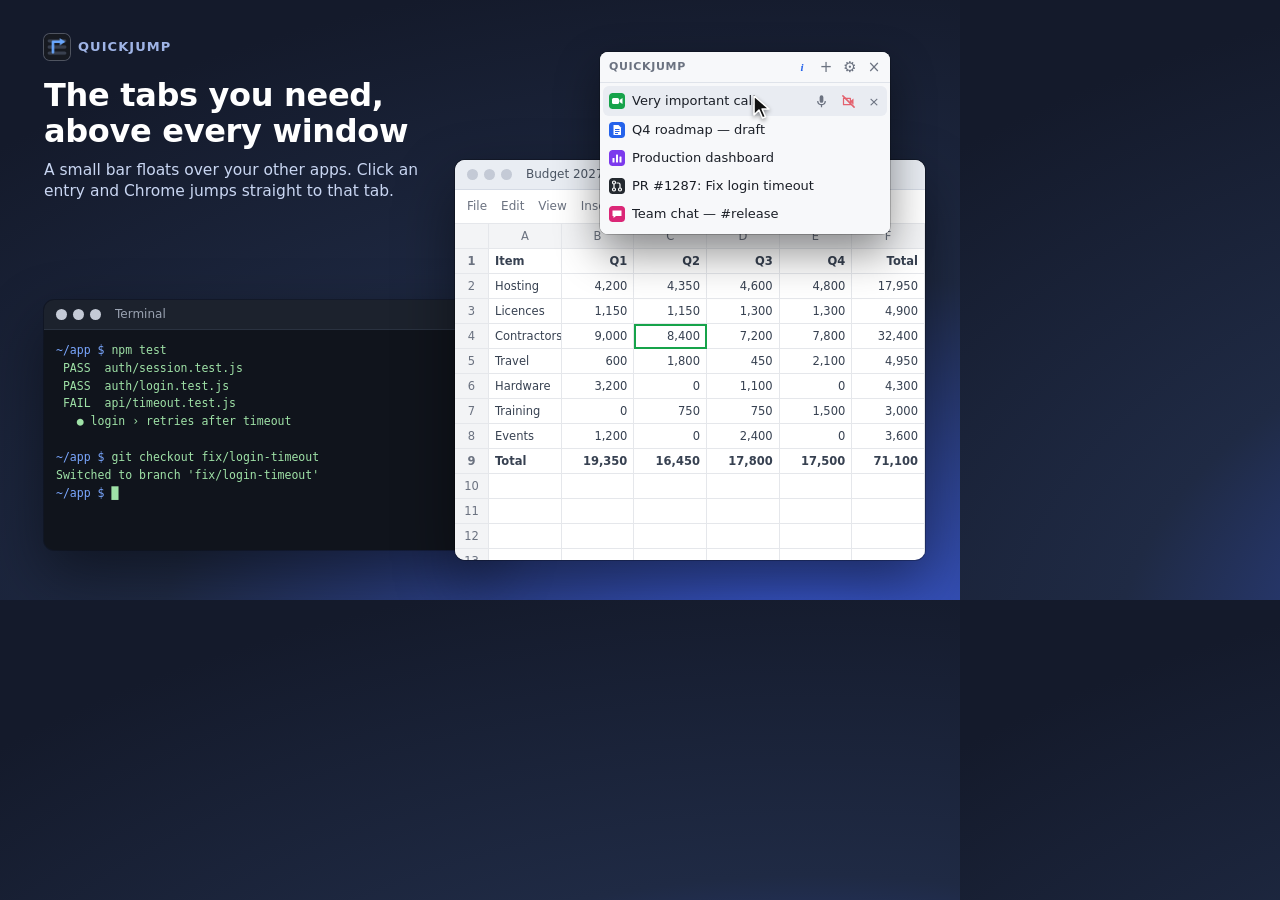
<file: store/screenshots/scenes/1-floating-bar.html>
<!doctype html>
<html lang="en"><head><meta charset="utf-8"><link rel="stylesheet" href="scene.css">
<style>
  .sheet { left: 455px; top: 160px; width: 470px; height: 400px; }
  .grid { display: grid; grid-template-columns: 34px repeat(6, 1fr); font-size: 11.5px; }
  .grid div { height: 25px; padding: 4px 6px; border-right: 1px solid #e5e7eb; border-bottom: 1px solid #e5e7eb; color: #374151; white-space: nowrap; overflow: hidden; }
  .grid .h { background: #f3f4f6; color: #6b7280; text-align: center; }
  .grid .sel { outline: 2px solid #16a34a; outline-offset: -2px; }
  .toolbar { height: 34px; display: flex; gap: 14px; align-items: center; padding: 0 12px; border-bottom: 1px solid #e5e7eb; font-size: 12px; color: #6b7280; }
  .term { left: 44px; top: 300px; width: 450px; height: 250px; background: #10141c; }
  .term .bar { background: #1c222d; color: #9aa3b2; border-color: #2a3240; }
  .term pre { margin: 0; padding: 12px; font: 11.5px/1.55 "DejaVu Sans Mono", monospace; color: #9fe2a7; }
  .term pre b { color: #7aa7ff; font-weight: normal; }
  iframe.qj { left: 600px; top: 52px; width: 290px; height: 182px; }
  .cursor { left: 752px; top: 94px; }
</style></head><body>
  <div class="cap">
    <div class="brand"><img src="../../../icons/128.png" alt="">QuickJump</div>
    <h1>The tabs you need,<br>above every window</h1>
    <p>A small bar floats over your other apps. Click an entry and Chrome jumps straight to that tab.</p>
  </div>

  <div class="win term"><div class="bar"><span class="dots"><i></i><i></i><i></i></span>Terminal</div>
<pre><b>~/app $</b> npm test
 PASS  auth/session.test.js
 PASS  auth/login.test.js
 FAIL  api/timeout.test.js
   ● login › retries after timeout

<b>~/app $</b> git checkout fix/login-timeout
Switched to branch 'fix/login-timeout'
<b>~/app $</b> █</pre></div>

  <div class="win sheet">
    <div class="bar"><span class="dots"><i></i><i></i><i></i></span>Budget 2027.ods — Spreadsheet</div>
    <div class="toolbar"><span>File</span><span>Edit</span><span>View</span><span>Insert</span><span>Format</span><span>Data</span></div>
    <div class="grid" id="grid"></div>
  </div>

  <iframe class="qj" src="../harness.html?view=bar&agent=none&n=5&hover=j1"></iframe>
  <img class="cursor" src="cursor.svg" alt="">

  <script>
    const rows = [
      ['', 'A', 'B', 'C', 'D', 'E', 'F'],
      ['1', 'Item', 'Q1', 'Q2', 'Q3', 'Q4', 'Total'],
      ['2', 'Hosting', '4,200', '4,350', '4,600', '4,800', '17,950'],
      ['3', 'Licences', '1,150', '1,150', '1,300', '1,300', '4,900'],
      ['4', 'Contractors', '9,000', '8,400', '7,200', '7,800', '32,400'],
      ['5', 'Travel', '600', '1,800', '450', '2,100', '4,950'],
      ['6', 'Hardware', '3,200', '0', '1,100', '0', '4,300'],
      ['7', 'Training', '0', '750', '750', '1,500', '3,000'],
      ['8', 'Events', '1,200', '0', '2,400', '0', '3,600'],
      ['9', 'Total', '19,350', '16,450', '17,800', '17,500', '71,100'],
      ['10', '', '', '', '', '', ''], ['11', '', '', '', '', '', ''], ['12', '', '', '', '', '', ''],
      ['13', '', '', '', '', '', ''],
    ];
    const g = document.getElementById('grid');
    rows.forEach((r, i) => r.forEach((c, j) => {
      const d = document.createElement('div');
      d.textContent = c;
      if (i === 0 || j === 0) d.className = 'h';
      if (i === 4 && j === 3) d.className = 'sel';
      if (i === 1 || i === 9) d.style.fontWeight = 600;
      if (j > 1 && i > 0) d.style.textAlign = 'right';
      g.append(d);
    }));
  </script>
</body></html>
</file>
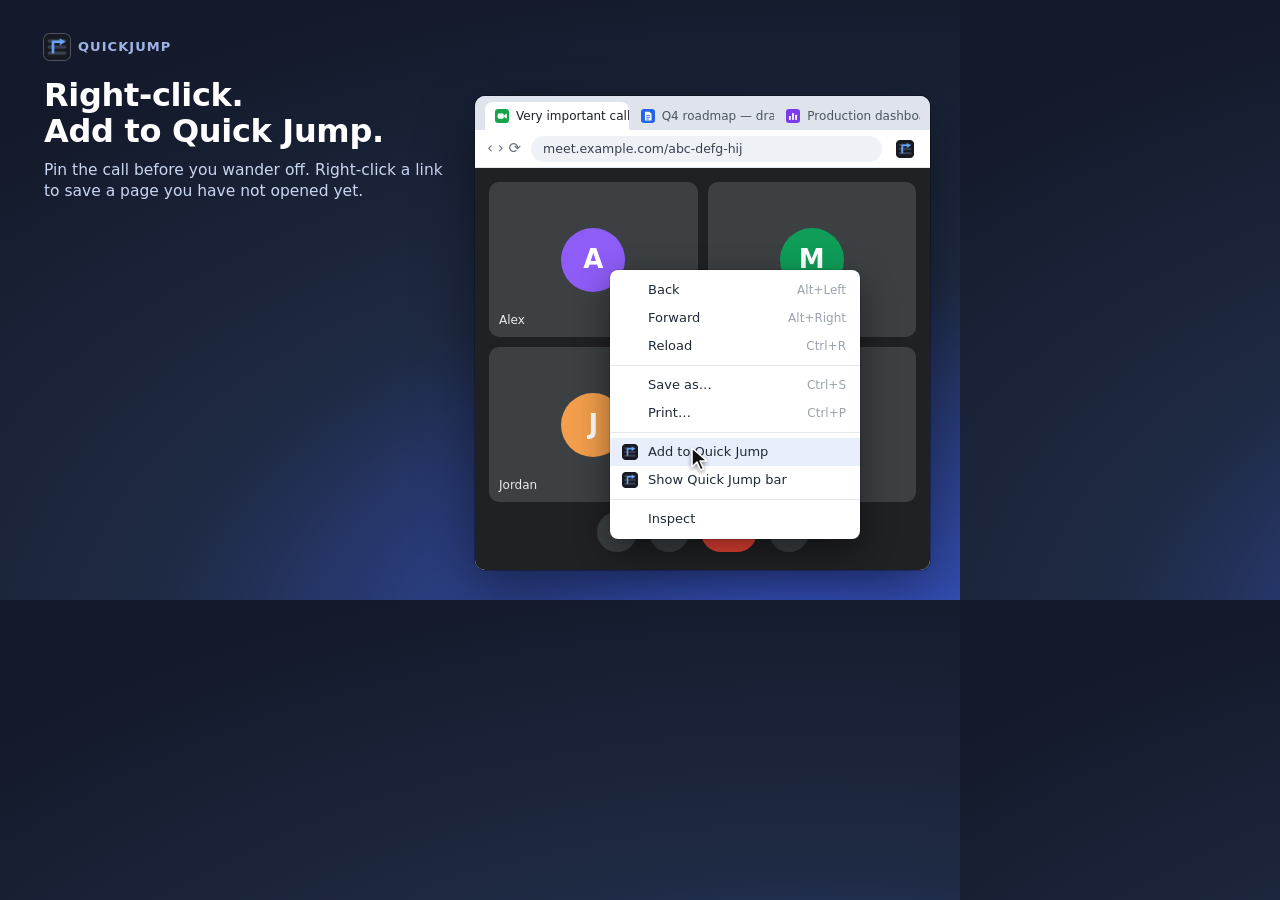
<file: store/screenshots/scenes/2-add-from-menu.html>
<!doctype html>
<html lang="en"><head><meta charset="utf-8"><link rel="stylesheet" href="scene.css">
<style>
  .browser { left: 475px; top: 96px; width: 455px; height: 474px; }
  .call { position: absolute; inset: 72px 0 0 0; background: #202124; padding: 14px; display: grid; grid-template-columns: 1fr 1fr; grid-template-rows: 1fr 1fr 44px; ; gap: 10px; }
  .tile { border-radius: 10px; display: grid; place-items: center; position: relative; }
  .tile b { width: 64px; height: 64px; border-radius: 50%; display: grid; place-items: center; color: #fff; font-size: 26px; font-weight: 600; }
  .tile span { position: absolute; left: 10px; bottom: 8px; color: #e8eaed; font-size: 12px; }
  .ctl { grid-column: 1 / 3; display: flex; justify-content: center; gap: 12px; }
  .ctl i { width: 40px; height: 40px; border-radius: 50%; background: #3c4043; }
  .ctl i.end { width: 56px; border-radius: 20px; background: #ea4335; }
  .menu { position: absolute; left: 610px; top: 270px; width: 250px; padding: 6px 0; background: #fff; border-radius: 8px; box-shadow: 0 12px 34px rgba(0,0,0,.45), 0 0 0 1px rgba(0,0,0,.12); font-size: 13px; color: #1f2937; }
  .menu div { height: 28px; display: flex; align-items: center; gap: 10px; padding: 0 14px 0 38px; position: relative; }
  .menu div.hi { background: #e8eefc; }
  .menu div img { position: absolute; left: 12px; width: 16px; height: 16px; border-radius: 3px; }
  .menu div kbd { margin-left: auto; font: inherit; color: #9ca3af; font-size: 12px; }
  .menu hr { border: 0; border-top: 1px solid #e5e7eb; margin: 5px 0; }
  .cursor { left: 690px; top: 446px; }
</style></head><body>
  <div class="cap">
    <div class="brand"><img src="../../../icons/128.png" alt="">QuickJump</div>
    <h1>Right-click.<br>Add to Quick Jump.</h1>
    <p>Pin the call before you wander off. Right-click a link to save a page you have not opened yet.</p>
  </div>

  <div class="win browser">
    <div class="tabs">
      <div class="tab on"><img src="../favicons/call.svg" alt="">Very important call</div>
      <div class="tab"><img src="../favicons/doc.svg" alt="">Q4 roadmap — draft</div>
      <div class="tab"><img src="../favicons/dash.svg" alt="">Production dashboard</div>
    </div>
    <div class="omni">‹ › ⟳<span class="url">meet.example.com/abc-defg-hij</span><span class="ext"><img src="../../../icons/48.png" alt=""></span></div>
    <div class="call">
      <div class="tile" style="background:#3c4043"><b style="background:#8e5cf7">A</b><span>Alex</span></div>
      <div class="tile" style="background:#3c4043"><b style="background:#0f9d58">M</b><span>Maria</span></div>
      <div class="tile" style="background:#3c4043"><b style="background:#f29e4c">J</b><span>Jordan</span></div>
      <div class="tile" style="background:#3c4043"><b style="background:#4285f4">Y</b><span>You</span></div>
      <div class="ctl"><i></i><i></i><i class="end"></i><i></i></div>
    </div>
  </div>

  <div class="menu">
    <div>Back<kbd>Alt+Left</kbd></div>
    <div>Forward<kbd>Alt+Right</kbd></div>
    <div>Reload<kbd>Ctrl+R</kbd></div>
    <hr>
    <div>Save as…<kbd>Ctrl+S</kbd></div>
    <div>Print…<kbd>Ctrl+P</kbd></div>
    <hr>
    <div class="hi"><img src="../../../icons/16.png" alt="">Add to Quick Jump</div>
    <div><img src="../../../icons/16.png" alt="">Show Quick Jump bar</div>
    <hr>
    <div>Inspect</div>
  </div>
  <img class="cursor" src="cursor.svg" alt="">
</body></html>
</file>
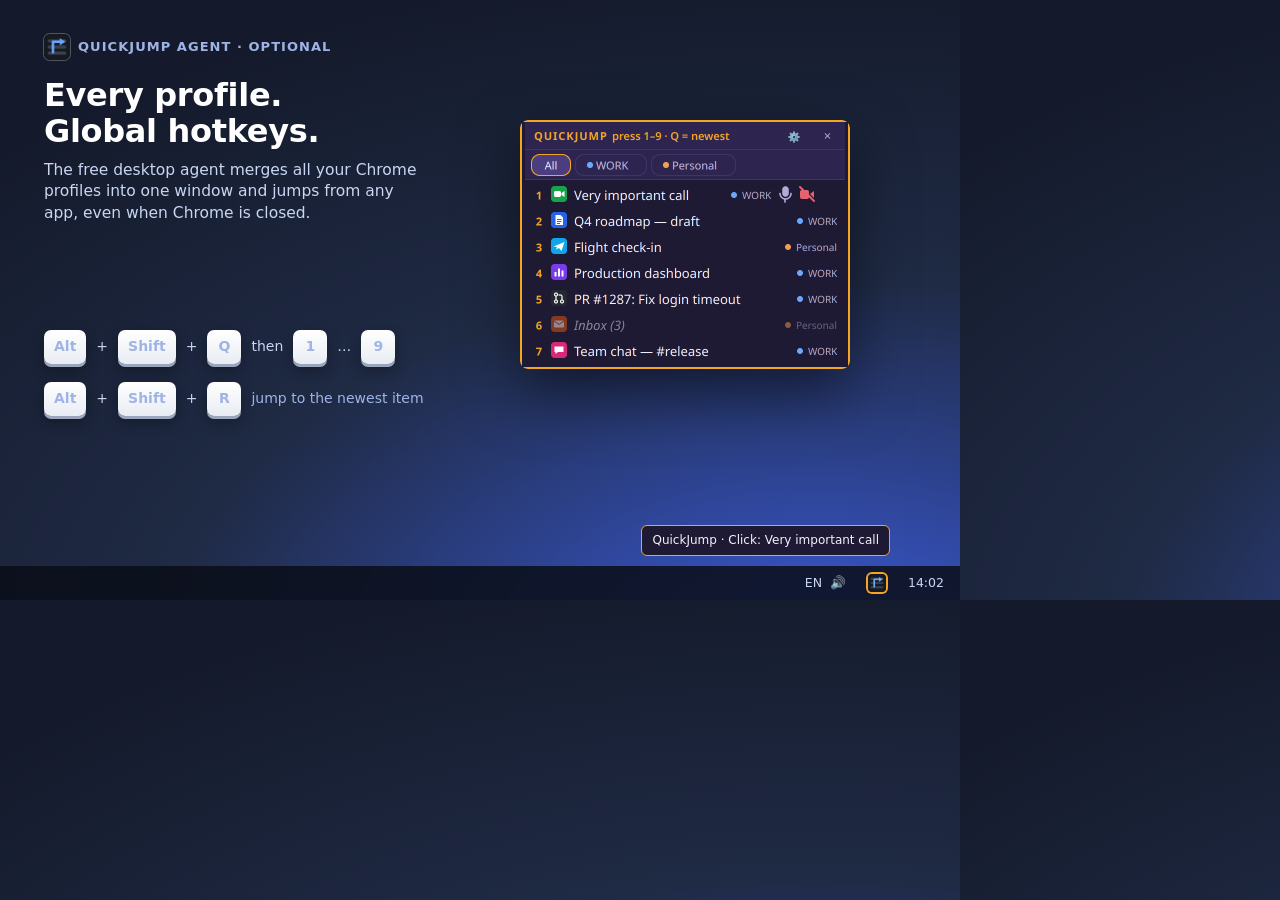
<file: store/screenshots/scenes/3-agent.html>
<!doctype html>
<html lang="en"><head><meta charset="utf-8"><link rel="stylesheet" href="scene.css">
<style>
  .cap { width: 380px; }
  .agent { position: absolute; left: 520px; top: 120px; width: 330px; border-radius: 8px; box-shadow: 0 24px 60px rgba(0,0,0,.5); }
  .keys { position: absolute; left: 44px; top: 330px; color: #c9d6f2; font-size: 14px; }
  .keys .row { display: flex; align-items: center; gap: 10px; margin-bottom: 18px; }
  .keys .row span { color: #9fb4e6; }
  .tray { position: absolute; left: 0; right: 0; bottom: 0; height: 34px; background: rgba(10, 14, 24, .85); display: flex; align-items: center; justify-content: flex-end; gap: 14px; padding: 0 16px; color: #c9d6f2; font-size: 12.5px; }
  .tray img { width: 18px; height: 18px; border-radius: 4px; box-shadow: 0 0 0 2px #f5a524; }
  .tip { position: absolute; right: 70px; bottom: 44px; background: #1f1a33; color: #f4f1ff; border: 1px solid #f5a524; border-radius: 6px; padding: 6px 10px; font-size: 12px; }
</style></head><body>
  <div class="cap">
    <div class="brand"><img src="../../../icons/128.png" alt="">QuickJump agent · optional</div>
    <h1>Every profile.<br>Global hotkeys.</h1>
    <p>The free desktop agent merges all your Chrome profiles into one window and jumps from any app, even when Chrome is closed.</p>
  </div>

  <div class="keys">
    <div class="row"><span class="kbd">Alt</span>+<span class="kbd">Shift</span>+<span class="kbd">Q</span> then <span class="kbd">1</span>…<span class="kbd">9</span></div>
    <div class="row"><span class="kbd">Alt</span>+<span class="kbd">Shift</span>+<span class="kbd">R</span> <span>jump to the newest item</span></div>
  </div>

  <img class="agent" src="../out/agent-window-armed.png" alt="">

  <div class="tip">QuickJump · Click: Very important call</div>
  <div class="tray">EN&nbsp;&nbsp;🔊&nbsp;&nbsp;<img src="../../../icons/32.png" alt="">&nbsp;&nbsp;14:02</div>
</body></html>
</file>
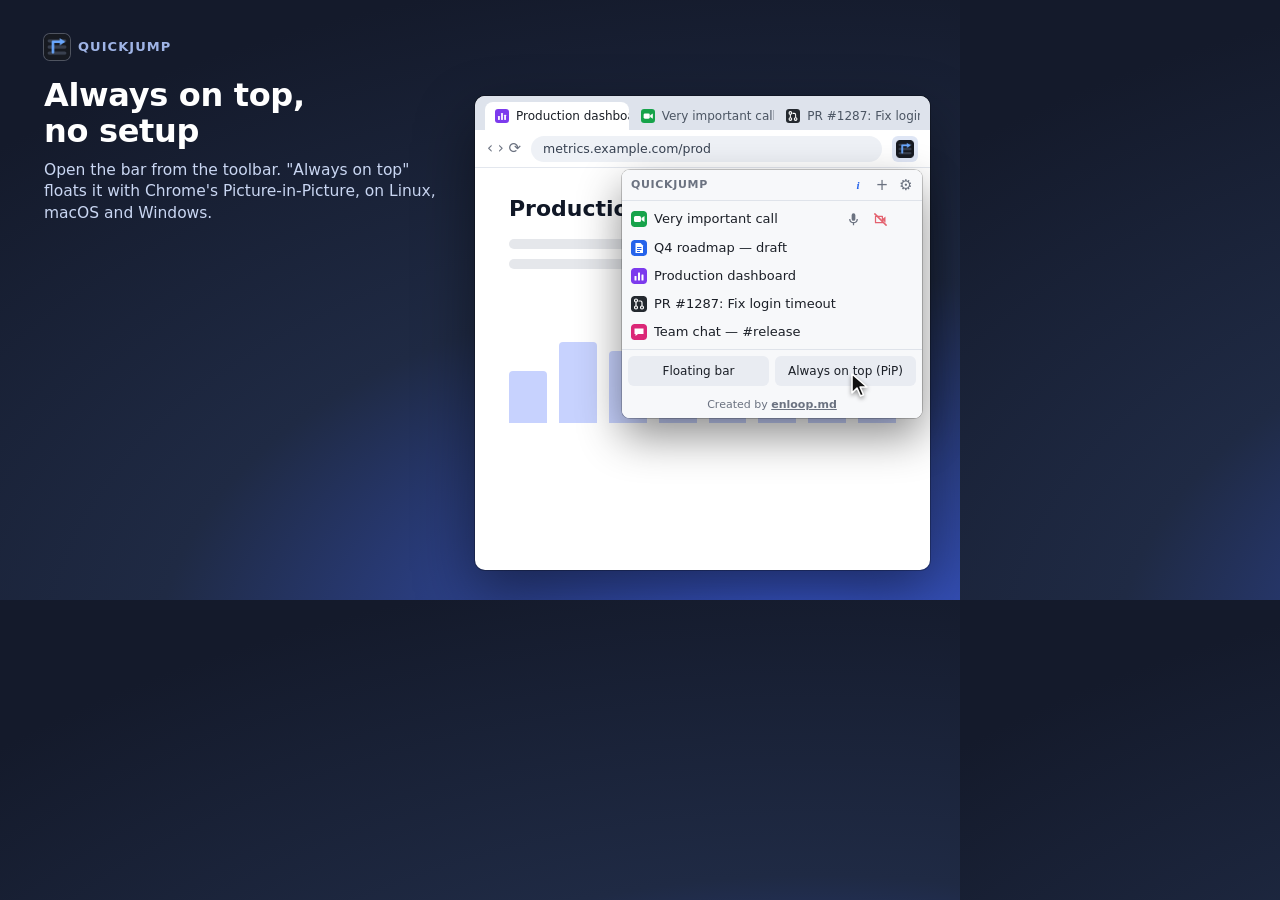
<file: store/screenshots/scenes/4-popup.html>
<!doctype html>
<html lang="en"><head><meta charset="utf-8"><link rel="stylesheet" href="scene.css">
<style>
  .browser { left: 475px; top: 96px; width: 455px; height: 474px; }
  .page { position: absolute; inset: 72px 0 0 0; padding: 26px 34px; color: #374151; }
  .page h2 { margin: 0 0 14px; font-size: 22px; color: #111827; }
  .page .l { height: 10px; border-radius: 5px; background: #e5e7eb; margin: 10px 0; }
  .page .chart { display: flex; align-items: flex-end; gap: 12px; height: 130px; margin-top: 24px; }
  .page .chart i { flex: 1; border-radius: 4px 4px 0 0; background: #c7d2fe; }
  iframe.qj { left: 622px; top: 170px; width: 300px; height: 248px; border-radius: 8px; }
  .cursor { left: 850px; top: 372px; }
</style></head><body>
  <div class="cap">
    <div class="brand"><img src="../../../icons/128.png" alt="">QuickJump</div>
    <h1>Always on top,<br>no setup</h1>
    <p>Open the bar from the toolbar. "Always on top" floats it with Chrome's Picture-in-Picture, on Linux, macOS and Windows.</p>
  </div>

  <div class="win browser">
    <div class="tabs">
      <div class="tab on"><img src="../favicons/dash.svg" alt="">Production dashboard</div>
      <div class="tab"><img src="../favicons/call.svg" alt="">Very important call</div>
      <div class="tab"><img src="../favicons/pr.svg" alt="">PR #1287: Fix login…</div>
    </div>
    <div class="omni">‹ › ⟳<span class="url">metrics.example.com/prod</span><span class="ext on"><img src="../../../icons/48.png" alt=""></span></div>
    <div class="page">
      <h2>Production — last 24 h</h2>
      <div class="l" style="width:70%"></div><div class="l" style="width:52%"></div>
      <div class="chart"><i style="height:40%"></i><i style="height:62%"></i><i style="height:55%"></i><i style="height:80%"></i><i style="height:68%"></i><i style="height:90%"></i><i style="height:74%"></i><i style="height:58%"></i></div>
    </div>
  </div>

  <iframe class="qj" src="../harness.html?view=popup&agent=none&n=5"></iframe>
  <img class="cursor" src="cursor.svg" alt="">
</body></html>
</file>
<file: overlay/overlay.css>
:root {
  --qj-bg: #171a21;
  --qj-fg: #e6e8ee;
  --qj-muted: #8b93a7;
  --qj-hover: #262b36;
  --qj-active: #2f3542;
  --qj-line: #2a2f3a;
  --qj-accent: #6aa8ff;
  color-scheme: dark light;
}

@media (prefers-color-scheme: light) {
  :root {
    --qj-bg: #f7f8fa;
    --qj-fg: #1b1f27;
    --qj-muted: #6b7280;
    --qj-hover: #e9ecf2;
    --qj-active: #dde2ea;
    --qj-line: #dfe3ea;
    --qj-accent: #2563eb;
  }
}

* {
  box-sizing: border-box;
}

[hidden] {
  display: none !important;
}

html,
body {
  margin: 0;
  padding: 0;
  background: var(--qj-bg);
  color: var(--qj-fg);
  font: 13px/1.35 system-ui, "Noto Sans", sans-serif;
  overflow: hidden;
}

body.qj-popup {
  width: 300px;
  overflow: auto;
}

.qj {
  display: flex;
  flex-direction: column;
  min-height: 0;
  background: var(--qj-bg);
  user-select: none;
}

body.qj-standalone .qj,
body.qj-pip .qj {
  height: 100vh;
}

/* ------------------------------------------------------------------ header */

.qj-head {
  display: flex;
  align-items: center;
  gap: 4px;
  padding: 5px 6px 5px 9px;
  border-bottom: 1px solid var(--qj-line);
  flex: 0 0 auto;
}

.qj-brand {
  font-size: 11px;
  font-weight: 600;
  letter-spacing: 0.06em;
  text-transform: uppercase;
  color: var(--qj-muted);
}

.qj-spacer {
  flex: 1;
}

/* ------------------------------------------------------------ agent notes */

.qj-btn.qj-info-btn {
  font: italic 600 11px/1 Georgia, serif;
  color: var(--qj-accent);
}

.qj-info,
.qj-alert,
.qj-note {
  flex: 0 0 auto;
  padding: 7px 10px;
  font-size: 11px;
  border-bottom: 1px solid var(--qj-line);
}

.qj-info {
  color: var(--qj-muted);
}

.qj-info a {
  color: var(--qj-accent);
}

.qj-alert {
  padding: 9px 10px;
  font-size: 12px;
  font-weight: 600;
  color: #1b1f27;
  background: #f2b84b;
}

.qj-note {
  color: var(--qj-muted);
}

.qj-btn {
  all: unset;
  display: grid;
  place-items: center;
  width: 20px;
  height: 20px;
  border-radius: 5px;
  font-size: 15px;
  line-height: 1;
  color: var(--qj-muted);
  cursor: pointer;
}

.qj-btn:hover {
  background: var(--qj-hover);
  color: var(--qj-fg);
}

.qj-btn:focus-visible {
  outline: 2px solid var(--qj-accent);
  outline-offset: -1px;
}

/* -------------------------------------------------------------------- list */

.qj-list {
  list-style: none;
  margin: 0;
  padding: 3px;
  overflow-y: auto;
  flex: 1 1 auto;
  min-height: 0;
}

.qj-item {
  display: flex;
  align-items: center;
  gap: 7px;
  padding: 5px 4px 5px 6px;
  border-radius: 6px;
  cursor: pointer;
}

.qj-item:hover {
  background: var(--qj-hover);
}

.qj-item:active {
  background: var(--qj-active);
}

.qj-dragging {
  opacity: 0.45;
}

.qj-fav {
  width: 16px;
  height: 16px;
  flex: 0 0 auto;
  display: grid;
  place-items: center;
}

.qj-fav img {
  width: 16px;
  height: 16px;
  border-radius: 3px;
}

.qj-fav-letter {
  width: 16px;
  height: 16px;
  border-radius: 3px;
  display: grid;
  place-items: center;
  font-size: 10px;
  font-weight: 600;
  background: var(--qj-active);
  color: var(--qj-muted);
}

.qj-title {
  flex: 1 1 auto;
  min-width: 0;
  overflow: hidden;
  text-overflow: ellipsis;
  white-space: nowrap;
}

/* A closed tab stays in the list — clicking it reopens the URL. */
.qj-dead .qj-fav,
.qj-dead .qj-title {
  opacity: 0.5;
}

.qj-dead .qj-title {
  font-style: italic;
}

/* Call controls of a Meet/Teams row: always visible, red while off. */
.qj-media {
  flex: 0 0 auto;
  width: 20px;
  height: 20px;
  color: var(--qj-muted);
}

.qj-media svg {
  width: 15px;
  height: 15px;
  fill: currentColor;
  overflow: visible;
}

.qj-media-slash {
  fill: none;
  stroke: currentColor;
  stroke-width: 2.4;
  stroke-linecap: round;
  display: none;
}

.qj-media.is-off {
  color: #e4626f;
}

.qj-media.is-off .qj-media-slash {
  display: block;
}

.qj-media.is-unknown {
  opacity: 0.55;
}

.qj-media:hover {
  color: var(--qj-fg);
}

.qj-media.is-off:hover {
  color: #ff8a94;
}

.qj-remove {
  flex: 0 0 auto;
  width: 18px;
  height: 18px;
  font-size: 13px;
  visibility: hidden;
}

.qj-item:hover .qj-remove,
.qj-remove:focus-visible {
  visibility: visible;
}

/* ----------------------------------------------------------- compact modes */

/* The standalone bar can be resized down to almost nothing (see the KWin
   rule's noborder/strictgeometry). Shed chrome as space runs out. */
@media (max-width: 220px) {
  body.qj-standalone .qj-brand {
    display: none;
  }
}

/* Below ~2 rows of height the header is pure overhead — keep just the list.
   Everything in it stays reachable elsewhere: the context menu,
   Alt+Shift+J to hide. */
@media (max-height: 72px) {
  body.qj-standalone .qj-head {
    display: none;
  }

  body.qj-standalone .qj-list {
    padding: 1px;
  }

  body.qj-standalone .qj-item {
    padding-top: 3px;
    padding-bottom: 3px;
  }
}

/* ------------------------------------------------------------------ credit */

.qj-credit {
  padding: 6px 10px 7px;
  text-align: center;
  font-size: 11px;
  color: var(--qj-muted);
}

.qj-credit a {
  color: var(--qj-muted);
  font-weight: 600;
}

.qj-credit a:hover {
  color: var(--qj-accent);
}

/* ------------------------------------------------------------------- empty */

.qj-empty {
  padding: 14px 12px;
  text-align: center;
  color: var(--qj-muted);
  font-size: 12px;
}

.qj-empty[hidden] {
  display: none;
}
</file>
<file: hub/hub.css>
body.qj-hub {
  overflow: auto;
  display: grid;
  place-items: start center;
  padding: 48px 16px;
}

.hub-card {
  width: min(560px, 100%);
  display: flex;
  flex-direction: column;
  gap: 14px;
}

.hub-card h1 {
  margin: 0;
  font-size: 20px;
  font-weight: 600;
}

.hub-lead {
  margin: 0;
  color: var(--qj-muted);
  line-height: 1.5;
}

.hub-start {
  all: unset;
  align-self: start;
  padding: 9px 18px;
  border-radius: 8px;
  background: var(--qj-accent);
  color: #fff;
  font-weight: 600;
  cursor: pointer;
}

.hub-start:hover {
  filter: brightness(1.1);
}

.hub-start:focus-visible {
  outline: 2px solid var(--qj-fg);
  outline-offset: 2px;
}

.hub-start[disabled] {
  opacity: 0.5;
  cursor: default;
}

.hub-status {
  margin: 0;
  min-height: 1.2em;
  font-size: 12px;
  color: var(--qj-muted);
}

.hub-status.is-error {
  color: #ff8080;
}

/* Preview of the bar while it is docked here rather than floating. */
.hub-holder {
  border: 1px solid var(--qj-line);
  border-radius: 10px;
  overflow: hidden;
  width: 300px;
}

.hub-holder:empty {
  display: none;
}

.hub-tips {
  margin: 0;
  padding-left: 18px;
  color: var(--qj-muted);
  font-size: 12px;
  line-height: 1.7;
}
</file>
<file: popup/popup.css>
.pop-actions {
  display: flex;
  gap: 6px;
  padding: 6px;
  border-top: 1px solid var(--qj-line);
}

.pop-actions button {
  all: unset;
  flex: 1;
  padding: 7px 6px;
  border-radius: 6px;
  text-align: center;
  font-size: 12px;
  color: var(--qj-fg);
  background: var(--qj-hover);
  cursor: pointer;
}

.pop-actions button:hover {
  background: var(--qj-active);
}

.pop-actions button:focus-visible {
  outline: 2px solid var(--qj-accent);
  outline-offset: -2px;
}
</file>
<file: settings/settings.css>
body.qj-settings {
  overflow: auto;
  min-width: 320px;
  max-width: 420px;
  padding: 14px 16px 18px;
  user-select: none;
}

.qj-settings h1 {
  margin: 0 0 10px;
  font-size: 13px;
  font-weight: 600;
  letter-spacing: 0.06em;
  text-transform: uppercase;
  color: var(--qj-muted);
}

.qj-settings section {
  padding: 10px 0;
  border-top: 1px solid var(--qj-line);
}

.qj-settings h2 {
  margin: 0 0 6px;
  font-size: 12px;
  font-weight: 600;
}

.set-row {
  display: flex;
  align-items: center;
  gap: 8px;
  padding: 4px 0;
  cursor: pointer;
}

.set-row input {
  accent-color: var(--qj-accent);
  margin: 0;
}

.set-note,
.set-status {
  margin: 0 0 4px;
  font-size: 11px;
  color: var(--qj-muted);
}

.set-row input[type='number'] {
  width: 80px;
  padding: 2px 4px;
  color: var(--qj-fg);
  background: var(--qj-hover);
  border: 1px solid var(--qj-line);
  border-radius: 4px;
}

.qj-settings .qj-credit {
  padding: 10px 0 0;
  border-top: 1px solid var(--qj-line);
  text-align: left;
}

.set-alert {
  margin: 0 0 8px;
  padding: 8px 10px;
  border-radius: 6px;
  font-size: 12px;
  background: var(--qj-hover);
}

.set-alert a {
  color: var(--qj-accent);
}

.set-alert.is-strong {
  font-weight: 600;
  color: #1b1f27;
  background: #f2b84b;
}
</file>
<file: store/screenshots/scenes/scene.css>
/* Shared frame for the store screenshots: 960×600 CSS px, rendered at 4/3 → 1280×800. */
* { box-sizing: border-box; }
html, body {
  margin: 0;
  width: 960px;
  height: 600px;
  overflow: hidden;
  font: 14px/1.4 "Noto Sans", system-ui, sans-serif;
  color: #1b1f27;
}
body {
  position: relative;
  background: radial-gradient(1200px 700px at 85% 110%, #3b5bdb 0%, #1f2a44 55%, #141a2b 100%);
}

/* Caption, top-left. */
.cap {
  position: absolute;
  left: 44px;
  top: 34px;
  width: 400px;
  color: #fff;
}
.cap h1 {
  margin: 0 0 10px;
  font-size: 32px;
  line-height: 1.12;
  font-weight: 800;
  letter-spacing: -0.01em;
}
.cap p {
  margin: 0;
  font-size: 15.5px;
  color: #c9d6f2;
}
.cap .brand {
  display: flex;
  align-items: center;
  gap: 8px;
  margin-bottom: 18px;
  font-size: 13px;
  font-weight: 700;
  letter-spacing: 0.08em;
  text-transform: uppercase;
  color: #9fb4e6;
}
.cap .brand img { width: 26px; height: 26px; border-radius: 6px; box-shadow: 0 0 0 1px rgba(255,255,255,.25); }

/* A desktop window. */
.win {
  position: absolute;
  background: #fff;
  border-radius: 10px;
  overflow: hidden;
  box-shadow: 0 24px 60px rgba(0, 0, 0, 0.45), 0 0 0 1px rgba(0, 0, 0, 0.25);
}
.win .bar {
  height: 30px;
  display: flex;
  align-items: center;
  gap: 8px;
  padding: 0 12px;
  background: #e9edf3;
  border-bottom: 1px solid #d5dbe5;
  font-size: 12px;
  color: #4b5563;
}
.dots { display: flex; gap: 6px; margin-right: 6px; }
.dots i { width: 11px; height: 11px; border-radius: 50%; background: #c4cad6; }

/* Browser chrome. */
.tabs {
  height: 34px;
  display: flex;
  align-items: flex-end;
  gap: 2px;
  padding: 0 10px;
  background: #dee3ec;
}
.tab {
  display: flex;
  align-items: center;
  gap: 7px;
  height: 28px;
  width: 170px;
  padding: 0 10px;
  border-radius: 8px 8px 0 0;
  font-size: 12px;
  color: #4b5563;
  white-space: nowrap;
  overflow: hidden;
}
.tab.on { background: #fff; color: #1b1f27; }
.tab img { width: 14px; height: 14px; }
.omni {
  height: 38px;
  display: flex;
  align-items: center;
  gap: 10px;
  padding: 0 12px;
  border-bottom: 1px solid #e3e7ee;
  color: #6b7280;
  font-size: 15px;
}
.omni .url {
  flex: 1;
  height: 26px;
  display: flex;
  align-items: center;
  padding: 0 12px;
  border-radius: 13px;
  background: #eef1f6;
  font-size: 12.5px;
  color: #374151;
}
.omni .ext {
  width: 26px;
  height: 26px;
  display: grid;
  place-items: center;
  border-radius: 6px;
}
.omni .ext.on { background: #dfe6f5; }
.omni .ext img { width: 18px; height: 18px; }

/* The QuickJump UI, rendered live by ../harness.html. */
iframe.qj {
  position: absolute;
  border: 0;
  border-radius: 8px;
  background: transparent;
  box-shadow: 0 18px 44px rgba(0, 0, 0, 0.45), 0 0 0 1px rgba(0, 0, 0, 0.2);
}

.cursor {
  position: absolute;
  width: 20px;
  height: 26px;
  filter: drop-shadow(0 2px 2px rgba(0, 0, 0, 0.4));
}

.kbd {
  display: inline-grid;
  place-items: center;
  min-width: 34px;
  height: 34px;
  padding: 0 10px;
  border-radius: 7px;
  background: linear-gradient(#fff, #e8ecf3);
  box-shadow: 0 3px 0 #9aa6bd, 0 6px 14px rgba(0, 0, 0, 0.3);
  font-weight: 700;
  font-size: 14px;
  color: #1b1f27;
}
</file>
